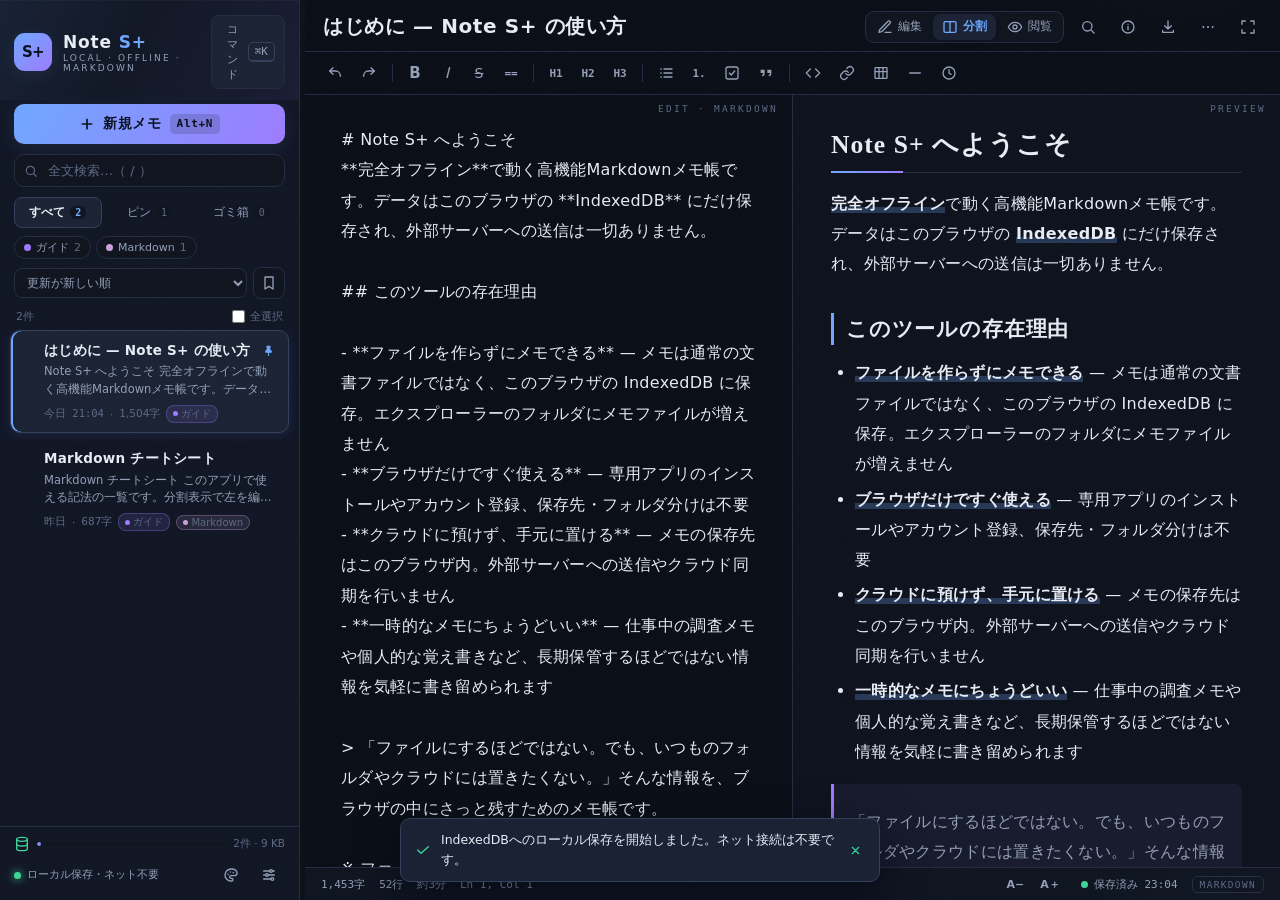
<file: Note-S-Plus.html>
<!DOCTYPE html>
<html lang="ja">
<head>
<meta charset="UTF-8">
<meta name="viewport" content="width=device-width, initial-scale=1.0">
<meta name="theme-color" content="#0B0F17">
<meta name="description" content="Note S+ — IndexedDB保存・完全オフラインの高機能Markdownメモ帳">
<title>Note S+ — オフラインメモ帳</title>
<link rel="icon" href="data:image/svg+xml,%3Csvg xmlns='http://www.w3.org/2000/svg' viewBox='0 0 64 64'%3E%3Cdefs%3E%3ClinearGradient id='g' x1='0' y1='0' x2='1' y2='1'%3E%3Cstop offset='0' stop-color='%236FA8FF'/%3E%3Cstop offset='1' stop-color='%239D7CFF'/%3E%3C/linearGradient%3E%3C/defs%3E%3Crect width='64' height='64' rx='14' fill='%230B0F17'/%3E%3Crect x='3' y='3' width='58' height='58' rx='12' fill='none' stroke='url(%23g)' stroke-width='2'/%3E%3Ctext x='32' y='42' font-size='26' font-weight='700' text-anchor='middle' fill='url(%23g)' font-family='sans-serif'%3ES%2B%3C/text%3E%3C/svg%3E">
<style>

:root{
  --sb-w:300px; --ed-size:16px; --ed-lh:1.9; --ed-w:780px;
  --font-ui:"Hiragino Kaku Gothic ProN","Hiragino Sans","Yu Gothic UI","Meiryo",system-ui,sans-serif;
  --font-serif:"Hiragino Mincho ProN","Yu Mincho","Noto Serif JP",Georgia,serif;
  --font-mono:"SF Mono","Cascadia Code",Consolas,"BIZ UDMono",Menlo,monospace;
  --ed-font:var(--font-ui);
  --r:10px; --r-sm:7px;
}
body[data-theme="yoi"]{
  --bg:#0B0F17; --bg2:#0F141F; --surface:#121826; --surface2:#1A2233;
  --border:#232D42; --border2:#33405C;
  --text:#E7ECF5; --muted:#93A0B8; --faint:#5C6A85;
  --accent:#6FA8FF; --accent-hot:#8FBCFF; --accent-ink:#081020;
  --accent2:#9D7CFF; --success:#3ED598; --warning:#F5B84A; --danger:#FF6B81; --info:#4CC9F0;
  --glowA:rgba(111,168,255,.11); --glowB:rgba(157,124,255,.09); --glowC:rgba(76,201,240,.05);
  --grain:.045; --shadow:0 16px 44px rgba(2,6,16,.6); --sel:rgba(111,168,255,.26);
  --sheen:rgba(255,255,255,.035);
}
body[data-theme="platinum"]{
  --bg:#F2F4F8; --bg2:#E9EDF4; --surface:#FAFBFD; --surface2:#EEF1F7;
  --border:#D8DEE9; --border2:#B9C2D4;
  --text:#1B2434; --muted:#5D6B84; --faint:#93A0B5;
  --accent:#2E63E7; --accent-hot:#3D74F5; --accent-ink:#FFFFFF;
  --accent2:#7C4DEF; --success:#0E9F6E; --warning:#B45309; --danger:#D6455D; --info:#0E7FA8;
  --glowA:rgba(46,99,231,.10); --glowB:rgba(124,77,239,.07); --glowC:rgba(14,127,168,.05);
  --grain:.05; --shadow:0 14px 34px rgba(30,45,80,.16); --sel:rgba(46,99,231,.16);
  --sheen:rgba(255,255,255,.6);
}
body[data-theme="graphite"]{
  --bg:#101214; --bg2:#16181B; --surface:#1A1D21; --surface2:#23272D;
  --border:#2E343C; --border2:#414954;
  --text:#E9EAEC; --muted:#9AA2AD; --faint:#646D7A;
  --accent:#D6B36A; --accent-hot:#E4C584; --accent-ink:#191307;
  --accent2:#8FB8C9; --success:#7CC98F; --warning:#E0A83E; --danger:#E56A78; --info:#6FB6D9;
  --glowA:rgba(214,179,106,.08); --glowB:rgba(143,184,201,.07); --glowC:rgba(214,179,106,.04);
  --grain:.05; --shadow:0 16px 44px rgba(0,0,0,.55); --sel:rgba(214,179,106,.24);
  --sheen:rgba(255,255,255,.03);
}
body[data-theme="rime"]{
  --bg:#081418; --bg2:#0C1B20; --surface:#0F2027; --surface2:#162C34;
  --border:#1F3A44; --border2:#2E525E;
  --text:#E2F0F2; --muted:#8FB0B8; --faint:#587880;
  --accent:#53C8D8; --accent-hot:#6FDCEA; --accent-ink:#04181C;
  --accent2:#7FE0C3; --success:#5FD68F; --warning:#E8B45A; --danger:#F0708A; --info:#5AA8E8;
  --glowA:rgba(83,200,216,.10); --glowB:rgba(127,224,195,.07); --glowC:rgba(90,168,232,.05);
  --grain:.045; --shadow:0 16px 44px rgba(0,8,10,.6); --sel:rgba(83,200,216,.24);
  --sheen:rgba(255,255,255,.03);
}
*{box-sizing:border-box;margin:0;padding:0}
[hidden]{display:none!important}
html,body{height:100%}
body{font-family:var(--font-ui);background:var(--bg);color:var(--text);overflow:hidden;font-size:14px;-webkit-font-smoothing:antialiased}
body::before{content:"";position:fixed;inset:-20%;z-index:0;pointer-events:none;
  background:radial-gradient(42% 38% at 10% 6%,var(--glowA),transparent 70%),
             radial-gradient(40% 42% at 90% 92%,var(--glowB),transparent 70%),
             radial-gradient(28% 30% at 80% 10%,var(--glowC),transparent 70%);
  animation:drift 52s ease-in-out infinite alternate}
body::after{content:"";position:fixed;inset:0;z-index:3;pointer-events:none;opacity:var(--grain);
  background-image:url("data:image/svg+xml,%3Csvg xmlns='http://www.w3.org/2000/svg' width='160' height='160'%3E%3Cfilter id='n'%3E%3CfeTurbulence type='fractalNoise' baseFrequency='0.9' numOctaves='2'/%3E%3CfeColorMatrix type='saturate' values='0'/%3E%3C/filter%3E%3Crect width='160' height='160' filter='url(%23n)' opacity='0.55'/%3E%3C/svg%3E")}
@keyframes drift{from{transform:translate(-2%,-1%) scale(1)}to{transform:translate(2%,2%) scale(1.05)}}
::selection{background:var(--sel)}
button{font-family:inherit;color:inherit;background:none;border:none;cursor:pointer;font-size:inherit}
input,textarea,select{font-family:inherit;color:inherit;font-size:inherit}
input::placeholder,textarea::placeholder{color:var(--faint)}
:focus{outline:none}
:focus-visible{outline:2px solid var(--accent2);outline-offset:2px;border-radius:4px}
svg{display:block;flex:none}
kbd{font-family:var(--font-mono);font-size:11px;padding:2px 6px;border-radius:5px;background:var(--surface2);border:1px solid var(--border2);border-bottom-width:2px;color:var(--muted);white-space:nowrap}
mark{background:var(--sel);color:var(--text);border-radius:3px;padding:0 1px}
*{scrollbar-width:thin;scrollbar-color:var(--border2) transparent}
*::-webkit-scrollbar{width:10px;height:10px}
*::-webkit-scrollbar-track{background:transparent}
*::-webkit-scrollbar-thumb{background:var(--border);border-radius:8px;border:2px solid var(--bg)}
*::-webkit-scrollbar-thumb:hover{background:var(--accent)}
*::-webkit-scrollbar-corner{background:transparent}
#boot{position:fixed;inset:0;z-index:200;display:flex;align-items:center;justify-content:center;background:var(--bg);transition:opacity .45s}
.boot-mark{width:74px;height:74px;border-radius:18px;background:linear-gradient(135deg,var(--accent),var(--accent2));color:var(--accent-ink);font-size:28px;font-weight:800;letter-spacing:-.04em;display:flex;align-items:center;justify-content:center;box-shadow:var(--shadow);animation:bootPulse 1.2s ease-in-out infinite}
@keyframes bootPulse{0%,100%{transform:scale(1)}50%{transform:scale(1.06)}}
body:not(.booting) #boot{opacity:0;pointer-events:none}
#storageWarn{position:relative;z-index:6;display:flex;gap:8px;align-items:center;padding:7px 14px;background:color-mix(in srgb,var(--warning) 16%,var(--bg));border-bottom:1px solid var(--warning);font-size:12.5px}
#storageWarn svg{color:var(--warning)}
#app{position:relative;z-index:1;display:flex;height:100dvh;opacity:0;transition:opacity .5s}
body:not(.booting) #app{opacity:1}
body.has-warn #app{height:calc(100dvh - 34px)}
#sidebar{width:var(--sb-w);flex:none;display:flex;flex-direction:column;min-height:0;background:color-mix(in srgb,var(--surface) 95%,transparent);border-right:1px solid var(--border);box-shadow:inset 0 1px 0 var(--sheen)}
#brand{display:flex;align-items:center;gap:11px;padding:15px 14px 11px;position:relative;overflow:hidden}
#brand::before{content:"";position:absolute;inset:-40% -20%;background:linear-gradient(115deg,var(--glowA),transparent 45%,var(--glowB));animation:drift 24s ease-in-out infinite alternate;pointer-events:none}
.mark{width:38px;height:38px;flex:none;border-radius:11px;background:linear-gradient(135deg,var(--accent),var(--accent2));color:var(--accent-ink);font-size:15px;font-weight:800;letter-spacing:-.05em;display:flex;align-items:center;justify-content:center;box-shadow:0 4px 16px var(--glowA);transition:transform .3s;position:relative}
#brand:hover .mark{transform:scale(1.06) rotate(-3deg)}
.brand-name{font-size:17px;font-weight:700;letter-spacing:.05em;position:relative}
.brand-name b{color:var(--accent)}
.brand-sub{font-size:9px;letter-spacing:.24em;color:var(--muted);position:relative;margin-top:1px}
#btnPalette{margin-left:auto;position:relative;display:flex;align-items:center;gap:5px;padding:6px 9px;border-radius:8px;border:1px solid var(--border);background:var(--surface2);color:var(--muted);font-size:11px;transition:.2s}
#btnPalette:hover{border-color:var(--accent);color:var(--text);box-shadow:0 0 14px var(--glowA)}
#btnSidebarClose{display:none;position:relative;padding:6px;color:var(--muted)}
#btnNew{display:flex;align-items:center;justify-content:center;gap:8px;width:calc(100% - 28px);margin:4px 14px 10px;padding:10px;border-radius:var(--r);font-weight:700;font-size:13.5px;letter-spacing:.05em;background:linear-gradient(120deg,var(--accent),var(--accent2));color:var(--accent-ink);box-shadow:0 4px 18px var(--glowA);transition:.2s}
#btnNew svg{transition:transform .3s}
#btnNew:hover{transform:translateY(-1px);box-shadow:0 8px 24px var(--glowA)}
#btnNew:hover svg{transform:rotate(90deg)}
#btnNew:active{transform:translateY(0)}
#btnNew kbd{background:rgba(0,0,0,.14);border-color:transparent;color:inherit}
.search-wrap{position:relative;margin:0 14px 10px}
.search-wrap>svg{position:absolute;left:10px;top:50%;transform:translateY(-50%);color:var(--faint);pointer-events:none}
#search{width:100%;padding:8px 30px 8px 33px;border-radius:var(--r);border:1px solid var(--border);background:var(--bg2);font-size:13px;transition:.2s}
#search:focus{border-color:var(--accent2);box-shadow:0 0 0 3px color-mix(in srgb,var(--accent2) 18%,transparent)}
#btnClearSearch{position:absolute;right:5px;top:50%;transform:translateY(-50%);padding:4px;color:var(--faint);border-radius:5px}
#btnClearSearch:hover{color:var(--danger)}
#tabs{display:flex;gap:4px;margin:0 14px 8px}
.tab{flex:1;display:flex;align-items:center;justify-content:center;gap:5px;padding:6px 4px;border-radius:8px;font-size:12px;color:var(--muted);border:1px solid transparent;transition:.15s}
.tab:hover{background:var(--surface2);color:var(--text)}
.tab.on{background:var(--surface2);border-color:var(--border2);color:var(--text);font-weight:700}
.tab .cnt{font-family:var(--font-mono);font-size:10px;color:var(--faint);background:var(--bg2);padding:1px 5px;border-radius:6px}
.tab.on .cnt{color:var(--accent)}
#tagRow{display:flex;gap:5px;overflow-x:auto;padding:0 14px 8px;scrollbar-width:none}
#tagRow::-webkit-scrollbar{display:none}
.tag-chip{display:inline-flex;align-items:center;gap:5px;flex:none;padding:3px 9px;border-radius:20px;font-size:11px;border:1px solid var(--border);color:var(--muted);background:var(--bg2);transition:.15s;white-space:nowrap}
.tag-chip .dot{width:7px;height:7px;border-radius:50%;background:var(--tc,var(--accent))}
.tag-chip:hover{border-color:var(--tc,var(--accent));color:var(--text)}
.tag-chip.on{background:color-mix(in srgb,var(--tc,var(--accent)) 15%,var(--bg2));border-color:var(--tc,var(--accent));color:var(--text);font-weight:700}
.filter-row{display:flex;gap:6px;align-items:center;margin:0 14px 8px}
#sortSel{flex:1;padding:6px 8px;border-radius:8px;border:1px solid var(--border);background:var(--bg2);color:var(--muted);font-size:12px;cursor:pointer}
#btnSaveView{padding:7px;border-radius:8px;border:1px solid var(--border);background:var(--bg2);color:var(--muted);transition:.15s}
#btnSaveView:hover{color:var(--accent2);border-color:var(--accent2)}
#viewRow{display:flex;gap:5px;flex-wrap:wrap;padding:0 14px 8px}
.view-chip{display:inline-flex;align-items:center;gap:2px;padding:2px 4px 2px 6px;border-radius:7px;font-size:11px;background:color-mix(in srgb,var(--accent2) 11%,var(--bg2));border:1px solid color-mix(in srgb,var(--accent2) 38%,var(--border))}
.view-chip.on{background:color-mix(in srgb,var(--accent2) 24%,var(--bg2));font-weight:700}
.view-chip .v-apply{display:flex;align-items:center;gap:5px;padding:2px 4px;color:var(--text)}
.view-chip .v-del{padding:3px;color:var(--faint);border-radius:4px;display:flex}
.view-chip .v-del:hover{color:var(--danger)}
.list-head{display:flex;align-items:center;justify-content:space-between;padding:2px 16px 6px;font-size:11px;color:var(--faint)}
.select-all{display:flex;align-items:center;gap:5px;cursor:pointer;user-select:none}
.select-all input{accent-color:var(--accent);cursor:pointer}
#noteList{flex:1;min-height:80px;overflow-y:auto;padding:0 10px 12px;display:flex;flex-direction:column;gap:6px}
.note-card{position:relative;display:flex;gap:8px;padding:10px 10px 9px;border-radius:var(--r);cursor:pointer;border:1px solid transparent;transition:background .15s,border-color .15s}
body.ready .note-card.anim{animation:fadeUp .45s both;animation-delay:var(--d,0ms)}
@keyframes fadeUp{from{opacity:0;transform:translateY(8px)}to{opacity:1;transform:none}}
.note-card:hover{background:var(--surface2);border-color:var(--border)}
.note-card.on{background:var(--surface2);border-color:var(--border2);box-shadow:inset 2px 0 0 var(--accent),0 2px 12px var(--glowA)}
.note-card.dragging{opacity:.35}
.note-card.drop-before{box-shadow:0 -3px 0 var(--accent2)}
.note-card.drop-after{box-shadow:0 3px 0 var(--accent2)}
.card-grip{position:absolute;left:-2px;top:50%;transform:translateY(-50%);color:var(--faint);opacity:0;cursor:grab;padding:2px}
.note-card[draggable="true"]:hover .card-grip{opacity:.8}
.card-check{display:flex;align-items:flex-start;padding-top:2px;opacity:0;transition:.15s}
.note-card:hover .card-check,.note-card.checked .card-check,body.selecting .card-check{opacity:1}
.card-check input{accent-color:var(--accent);cursor:pointer;width:15px;height:15px}
.card-main{flex:1;min-width:0}
.card-top{display:flex;align-items:center;gap:6px}
.card-top h3{flex:1;min-width:0;font-size:13.5px;font-weight:600;white-space:nowrap;overflow:hidden;text-overflow:ellipsis;letter-spacing:.02em}
.card-pin{padding:3px;color:var(--faint);border-radius:5px;opacity:0;transition:.15s;display:flex}
.note-card:hover .card-pin{opacity:.8}
.card-pin.pinned{opacity:1;color:var(--accent)}
.card-pin.pinned svg{fill:var(--accent);animation:pinPop .3s}
@keyframes pinPop{50%{transform:scale(1.3) rotate(-12deg)}}
.card-pin:hover{color:var(--accent);background:var(--bg2)}
.card-snippet{font-size:11.5px;color:var(--muted);margin-top:3px;line-height:1.55;display:-webkit-box;-webkit-line-clamp:2;line-clamp:2;-webkit-box-orient:vertical;overflow:hidden;word-break:break-all}
.card-meta{display:flex;align-items:center;gap:6px;margin-top:6px;font-size:10.5px;color:var(--faint);flex-wrap:wrap}
.card-meta time{font-family:var(--font-mono)}
.mini-tag{display:inline-flex;align-items:center;gap:3px;padding:1px 6px;border-radius:8px;font-size:10px;background:color-mix(in srgb,var(--tc) 12%,transparent);border:1px solid color-mix(in srgb,var(--tc) 30%,transparent)}
.mini-tag i{width:5px;height:5px;border-radius:50%;background:var(--tc)}
.card-trash-acts{display:flex;gap:5px;margin-top:7px}
.card-trash-acts button{font-size:11px;padding:3px 8px;border-radius:6px;border:1px solid var(--border2);color:var(--muted);display:flex;align-items:center;gap:4px}
.card-trash-acts button:hover{color:var(--text);border-color:var(--accent2)}
.card-trash-acts button.danger:hover{color:var(--danger);border-color:var(--danger)}
.list-empty{padding:26px 10px;text-align:center;color:var(--faint);font-size:12px;line-height:1.9}
#bulkBar{display:flex;align-items:center;gap:6px;flex-wrap:wrap;margin:0 10px 8px;padding:8px 10px;border-radius:var(--r);background:color-mix(in srgb,var(--accent2) 11%,var(--surface2));border:1px solid color-mix(in srgb,var(--accent2) 34%,var(--border));animation:fadeUp .2s}
#bulkCount{font-size:12px;font-weight:700;color:var(--accent2);margin-right:auto}
#bulkBar button{font-size:11.5px;padding:4px 8px;border-radius:6px;border:1px solid var(--border2);background:var(--bg2);display:flex;gap:4px;align-items:center}
#bulkBar button:hover{border-color:var(--accent2)}
#bulkBar button.danger{color:var(--danger)}
#bulkBar button.danger:hover{border-color:var(--danger)}
#sideFooter{border-top:1px solid var(--border);padding:9px 14px;display:flex;flex-direction:column;gap:7px}
#backupChip{display:flex;align-items:center;gap:7px;padding:6px 10px;border-radius:8px;font-size:11px;color:var(--warning);background:color-mix(in srgb,var(--warning) 10%,var(--bg2));border:1px solid color-mix(in srgb,var(--warning) 40%,var(--border));transition:.15s;text-align:left}
#backupChip:hover{border-color:var(--warning);box-shadow:0 0 12px color-mix(in srgb,var(--warning) 20%,transparent)}
.storage-row{display:flex;align-items:center;gap:7px;font-size:10.5px;color:var(--faint)}
.storage-row svg{color:var(--success)}
#storageTrack{flex:1;height:4px;border-radius:3px;background:var(--bg2);overflow:hidden}
#storageBar{height:100%;width:2%;min-width:2%;border-radius:3px;background:linear-gradient(90deg,var(--accent),var(--accent2));transition:width .6s}
.footer-row{display:flex;align-items:center;gap:6px}
#offlineBadge{display:flex;align-items:center;gap:6px;font-size:10.5px;color:var(--muted);margin-right:auto}
#offlineBadge .dot{width:7px;height:7px;border-radius:50%;background:var(--success);box-shadow:0 0 8px var(--success);animation:breath 3s ease-in-out infinite}
#offlineBadge.bad .dot{background:var(--danger);box-shadow:0 0 8px var(--danger)}
@keyframes breath{50%{opacity:.5}}
.icon-btn{padding:7px;border-radius:8px;color:var(--muted);display:flex;align-items:center;justify-content:center;transition:.15s;border:1px solid transparent}
.icon-btn:hover{background:var(--surface2);color:var(--text);border-color:var(--border)}
.icon-btn.on{color:var(--accent);background:color-mix(in srgb,var(--accent) 11%,var(--surface2));border-color:color-mix(in srgb,var(--accent) 38%,var(--border))}
.icon-btn:disabled{opacity:.35;pointer-events:none}
#resizer{width:5px;flex:none;cursor:col-resize;transition:background .2s;z-index:2}
#resizer:hover,#resizer.active{background:color-mix(in srgb,var(--accent) 45%,transparent)}
#main{flex:1;min-width:0;display:flex;flex-direction:column;background:color-mix(in srgb,var(--bg) 84%,transparent)}
#topbar{display:flex;align-items:center;gap:8px;padding:10px 16px 8px;border-bottom:1px solid var(--border)}
#btnMenu{display:none}
#titleInput{flex:1;min-width:60px;background:none;border:none;font-size:20px;font-weight:600;letter-spacing:.03em;padding:4px 2px;caret-color:var(--accent);border-bottom:1px solid transparent}
#titleInput:focus{border-bottom-color:var(--border2)}
#titleInput:disabled{opacity:.6}
#modeSeg{display:flex;background:var(--bg2);border:1px solid var(--border);border-radius:9px;padding:2px;gap:2px}
#modeSeg button{display:flex;align-items:center;gap:5px;padding:5px 9px;border-radius:7px;font-size:11.5px;color:var(--muted);transition:.15s}
#modeSeg button:hover{color:var(--text)}
#modeSeg button.on{background:var(--surface2);color:var(--accent);font-weight:700;box-shadow:0 1px 6px rgba(0,0,0,.2)}
#modeSeg button:disabled{opacity:.35;pointer-events:none}
#formatBar{display:flex;align-items:center;gap:2px;padding:6px 14px;border-bottom:1px solid var(--border);overflow-x:auto;scrollbar-width:none}
#formatBar::-webkit-scrollbar{display:none}
.fmt-btn{flex:none;min-width:30px;height:30px;padding:0 7px;border-radius:7px;display:flex;align-items:center;justify-content:center;color:var(--muted);font-size:13px;transition:.12s;border:1px solid transparent}
.fmt-btn:hover{background:var(--surface2);color:var(--text);border-color:var(--border)}
.fmt-btn:active{transform:scale(.92)}
.fmt-btn b{font-size:15px}
.fmt-btn .i{font-style:italic;font-size:15px}
.fmt-btn .s{text-decoration:line-through;font-size:14px}
.fmt-btn .h{font-family:var(--font-mono);font-size:11px;font-weight:700}
.fmt-sep{width:1px;height:18px;background:var(--border);margin:0 5px;flex:none}
#findBar{display:flex;align-items:center;gap:6px;flex-wrap:wrap;padding:8px 14px;border-bottom:1px solid var(--border);background:var(--surface);animation:fadeUp .18s}
#findBar input{padding:6px 10px;border-radius:7px;border:1px solid var(--border);background:var(--bg2);font-size:12.5px;width:170px}
#findBar input:focus{border-color:var(--accent2)}
#findCount{font-family:var(--font-mono);font-size:11px;color:var(--muted);min-width:44px;text-align:center}
.find-btn{padding:5px 8px;border-radius:6px;border:1px solid var(--border);background:var(--bg2);color:var(--muted);font-size:11.5px;display:flex;align-items:center;gap:4px}
.find-btn:hover{color:var(--text);border-color:var(--accent2)}
.find-btn[aria-pressed="true"]{color:var(--accent);border-color:var(--accent);background:color-mix(in srgb,var(--accent) 11%,var(--bg2));font-weight:700}
#findBar .spacer{flex:1}
#workspace{flex:1;min-height:0;display:flex;position:relative}
.pane{flex:1;min-width:0;position:relative;display:flex;flex-direction:column}
.pane-tag{position:absolute;top:8px;right:14px;z-index:2;font-size:9.5px;letter-spacing:.24em;color:var(--faint);pointer-events:none;font-family:var(--font-mono)}
#editPane .pane-inner{flex:1;min-height:0;width:100%;max-width:var(--ed-w);margin:0 auto;display:flex}
#editor{flex:1;min-height:0;width:100%;resize:none;border:none;background:transparent;color:var(--text);font-family:var(--ed-font);font-size:var(--ed-size);line-height:var(--ed-lh);letter-spacing:.02em;padding:30px 36px 140px;caret-color:var(--accent);overflow-y:auto;tab-size:2}
#previewPane{border-left:1px solid var(--border);overflow-y:auto;background:color-mix(in srgb,var(--surface) 45%,transparent)}
#previewPane .pane-inner{width:100%;max-width:var(--ed-w);margin:0 auto;min-height:100%}
#workspace.mode-edit #previewPane{display:none}
#workspace.mode-preview #editPane{display:none}
#workspace.mode-preview #previewPane{border-left:none}
#workspace.mode-trash #editPane{display:none}
#workspace.mode-trash #previewPane{border-left:none}
#workspace.no-note .pane{display:none}
#workspace.switching .pane-inner{animation:paneIn .26s both}
@keyframes paneIn{from{opacity:0;transform:translateY(6px)}to{opacity:1;transform:none}}
#trashBanner{position:absolute;top:0;left:0;right:0;z-index:4;display:flex;align-items:center;gap:10px;flex-wrap:wrap;padding:10px 18px;background:color-mix(in srgb,var(--danger) 13%,var(--surface));border-bottom:1px solid var(--danger);font-size:12.5px;animation:fadeUp .2s}
#trashBanner svg{color:var(--danger)}
#trashBanner .grow{flex:1}
#trashBanner button{padding:5px 12px;border-radius:7px;font-size:12px;font-weight:700;border:1px solid var(--border2)}
#btnRestoreNote{background:var(--success);color:var(--bg);border-color:var(--success)}
#btnPurgeNote{color:var(--danger)}
#btnPurgeNote:hover{border-color:var(--danger)}
#workspace.mode-trash #previewPane .pane-inner{padding-top:56px}
#emptyState{position:absolute;inset:0;display:flex;flex-direction:column;align-items:center;justify-content:center;gap:14px;text-align:center;padding:20px}
.empty-mark{width:150px;height:150px}
.empty-mark .ring{stroke-dasharray:480;stroke-dashoffset:480;animation:draw 1.5s .2s ease forwards}
.empty-mark .plus{opacity:0;animation:fadeIn .6s 1.2s forwards}
@keyframes draw{to{stroke-dashoffset:0}}
@keyframes fadeIn{from{opacity:0}to{opacity:1}}
#emptyTitle{font-size:19px;font-weight:600;letter-spacing:.14em}
#emptyMsg{color:var(--muted);font-size:13px;line-height:2;max-width:360px}
.btn-primary{display:inline-flex;align-items:center;gap:8px;padding:10px 20px;border-radius:var(--r);font-weight:700;font-size:13.5px;background:linear-gradient(120deg,var(--accent),var(--accent2));color:var(--accent-ink);box-shadow:0 4px 18px var(--glowA);transition:.2s}
.btn-primary:hover{transform:translateY(-1px);box-shadow:0 8px 26px var(--glowA)}
.btn-ghost{display:inline-flex;align-items:center;gap:6px;padding:8px 14px;border-radius:var(--r);font-size:12.5px;border:1px solid var(--border2);color:var(--muted);transition:.15s}
.btn-ghost:hover{color:var(--text);border-color:var(--accent2)}
#statusBar{display:flex;align-items:center;gap:14px;padding:6px 16px;border-top:1px solid var(--border);font-size:11px;color:var(--muted);font-family:var(--font-mono);background:color-mix(in srgb,var(--surface) 70%,transparent);flex-wrap:wrap;min-height:33px}
#statusBar .grow{flex:1}
.st-item{white-space:nowrap}
#stSel{color:var(--accent2)}
.font-step{display:flex;align-items:center;gap:2px}
.font-step button{padding:2px 7px;border-radius:5px;color:var(--muted);font-family:var(--font-ui);font-weight:700}
.font-step button:hover{background:var(--surface2);color:var(--accent)}
#saveState{display:flex;align-items:center;gap:6px}
#saveDot{width:7px;height:7px;border-radius:50%;background:var(--success)}
#saveDot.saving{background:var(--warning);animation:breath 1s infinite}
#saveDot.typing{background:var(--info)}
#saveDot.error{background:var(--danger);animation:breath .6s infinite}
#mdBadge{font-size:9.5px;letter-spacing:.14em;color:var(--faint);border:1px solid var(--border);padding:2px 7px;border-radius:5px}
.md-body{padding:30px 38px 140px;font-family:var(--ed-font);font-size:var(--ed-size);line-height:var(--ed-lh);letter-spacing:.02em;word-break:break-word}
.md-body>*:first-child{margin-top:0}
.md-body h1,.md-body h2,.md-body h3,.md-body h4,.md-body h5,.md-body h6{font-family:var(--font-serif);line-height:1.55;margin:1.6em 0 .6em;font-weight:700;letter-spacing:.04em}
.md-body h1{font-size:1.6em;padding-bottom:.3em;border-bottom:1px solid var(--border);position:relative}
.md-body h1::after{content:"";position:absolute;left:0;bottom:-1px;width:72px;height:2px;background:linear-gradient(90deg,var(--accent),var(--accent2))}
.md-body h2{font-size:1.3em;padding-left:12px;border-left:3px solid var(--accent)}
.md-body h3{font-size:1.12em}
.md-body h4{font-size:1em;color:var(--muted)}
.md-body p{margin:.85em 0}
.md-body a{color:var(--accent2);text-decoration:none;border-bottom:1px solid color-mix(in srgb,var(--accent2) 40%,transparent)}
.md-body a:hover{border-bottom-color:var(--accent2)}
.md-body a::after{content:"↗";font-size:.75em;margin-left:2px;opacity:.7}
.md-body strong{font-weight:700;background:linear-gradient(transparent 70%,var(--sel) 70%)}
.md-body del{color:var(--faint)}
.md-body .md-hl{background:color-mix(in srgb,var(--warning) 28%,transparent);padding:0 3px;border-radius:3px}
.md-body code{font-family:var(--font-mono);font-size:.86em;background:var(--surface2);border:1px solid var(--border);padding:.1em .4em;border-radius:5px;color:var(--accent-hot)}
.md-codeblock{margin:1em 0;border:1px solid var(--border);border-radius:var(--r);overflow:hidden;background:var(--bg2)}
.cb-head{display:flex;align-items:center;justify-content:space-between;padding:5px 12px;background:var(--surface2);border-bottom:1px solid var(--border);font-family:var(--font-mono);font-size:10.5px;letter-spacing:.12em;color:var(--faint)}
.cb-copy{display:flex;align-items:center;gap:4px;color:var(--muted);font-size:10.5px;padding:2px 7px;border-radius:5px;font-family:var(--font-ui)}
.cb-copy:hover{color:var(--accent);background:var(--bg2)}
.md-codeblock pre{padding:13px 15px;overflow-x:auto}
.md-codeblock code{background:none;border:none;padding:0;color:var(--text);font-size:.85em;line-height:1.7}
.md-body blockquote{margin:1em 0;padding:.6em 1em;border-left:3px solid var(--accent2);background:color-mix(in srgb,var(--accent2) 7%,transparent);border-radius:0 var(--r-sm) var(--r-sm) 0;color:var(--muted)}
.md-body ul,.md-body ol{margin:.8em 0;padding-left:1.5em}
.md-body li{margin:.3em 0}
.md-body li.d1{margin-left:1.3em}.md-body li.d2{margin-left:2.6em}.md-body li.d3{margin-left:3.9em}.md-body li.d4{margin-left:5.2em}
.md-body li.task{list-style:none;margin-left:-1.3em}
.md-body li.task.d1{margin-left:0}.md-body li.task.d2{margin-left:1.3em}.md-body li.task.d3{margin-left:2.6em}
.md-task{display:flex;gap:.55em;align-items:baseline;cursor:pointer}
.md-task input{accent-color:var(--accent);width:15px;height:15px;flex:none;cursor:pointer;transform:translateY(2px)}
.md-task input:checked+span{color:var(--faint);text-decoration:line-through}
.md-body hr{border:none;height:1px;margin:2em auto;background:linear-gradient(90deg,transparent,var(--border2),var(--accent),var(--border2),transparent)}
.md-table-wrap{overflow-x:auto;margin:1em 0;border:1px solid var(--border);border-radius:var(--r)}
.md-body table{border-collapse:collapse;width:100%;font-size:.9em;font-family:var(--font-ui)}
.md-body th{background:var(--surface2);font-weight:700;text-align:left;font-size:.92em;letter-spacing:.04em}
.md-body th,.md-body td{padding:7px 13px;border-bottom:1px solid var(--border)}
.md-body tr:last-child td{border-bottom:none}
.md-body td+td,.md-body th+th{border-left:1px solid var(--border)}
.md-body tbody tr:hover{background:color-mix(in srgb,var(--accent2) 5%,transparent)}
.md-imgchip{display:inline-flex;align-items:center;gap:6px;padding:3px 10px;border:1px dashed var(--border2);border-radius:7px;color:var(--muted);font-size:.85em;font-family:var(--font-ui)}
#scrim{position:fixed;inset:0;z-index:40;background:rgba(2,6,14,.5);backdrop-filter:blur(2px);animation:fadeIn .2s}
#drawer{position:fixed;top:0;right:0;bottom:0;z-index:45;width:min(350px,94vw);display:flex;flex-direction:column;background:var(--surface);border-left:1px solid var(--border2);box-shadow:var(--shadow);animation:drawerIn .25s ease}
@keyframes drawerIn{from{transform:translateX(40px);opacity:0}}
.drawer-head{display:flex;align-items:center;gap:8px;padding:14px 16px;border-bottom:1px solid var(--border)}
.drawer-head h2{font-size:14px;font-weight:600;letter-spacing:.1em;flex:1}
#drawerBody{flex:1;overflow-y:auto;padding:14px 16px 30px;display:flex;flex-direction:column;gap:18px}
.dw-section h3{font-size:10.5px;letter-spacing:.2em;color:var(--faint);margin-bottom:8px;display:flex;align-items:center;gap:6px}
.dw-section h3 svg{color:var(--accent)}
.meta-grid{display:grid;grid-template-columns:1fr 1fr;gap:7px}
.meta-cell{background:var(--bg2);border:1px solid var(--border);border-radius:var(--r-sm);padding:8px 10px}
.meta-cell .k{font-size:9.5px;color:var(--faint);letter-spacing:.1em}
.meta-cell .v{font-size:12px;margin-top:3px;font-family:var(--font-mono)}
.dw-tags{display:flex;flex-wrap:wrap;gap:5px}
.dw-tag{display:inline-flex;align-items:center;gap:5px;padding:3px 5px 3px 9px;border-radius:14px;font-size:11.5px;background:color-mix(in srgb,var(--tc) 12%,var(--bg2));border:1px solid color-mix(in srgb,var(--tc) 34%,transparent)}
.dw-tag i{width:7px;height:7px;border-radius:50%;background:var(--tc)}
.dw-tag button{padding:2px;display:flex;color:var(--faint);border-radius:4px}
.dw-tag button:hover{color:var(--danger)}
#dwTagInput{width:100%;margin-top:7px;padding:7px 10px;border-radius:7px;border:1px dashed var(--border2);background:transparent;font-size:12px}
#dwTagInput:focus{border-color:var(--accent);border-style:solid}
.dw-outline{display:flex;flex-direction:column;gap:2px}
.dw-outline button{text-align:left;padding:4px 8px;border-radius:6px;font-size:12px;color:var(--muted);white-space:nowrap;overflow:hidden;text-overflow:ellipsis}
.dw-outline button:hover{background:var(--surface2);color:var(--accent2)}
.dw-outline .lv2{padding-left:20px}.dw-outline .lv3{padding-left:34px}.dw-outline .lv4{padding-left:48px}
.dw-empty{font-size:11.5px;color:var(--faint);padding:4px 2px;line-height:1.8}
.ver-item{display:flex;align-items:center;gap:8px;padding:7px 9px;border:1px solid var(--border);border-radius:var(--r-sm);background:var(--bg2);margin-bottom:6px}
.ver-info{flex:1;min-width:0}
.ver-time{font-size:11.5px;font-family:var(--font-mono)}
.ver-sub{font-size:10.5px;color:var(--faint);white-space:nowrap;overflow:hidden;text-overflow:ellipsis;margin-top:2px}
.ver-item button{padding:4px 8px;font-size:11px;border-radius:6px;border:1px solid var(--border2);color:var(--muted);flex:none}
.ver-item button:hover{color:var(--accent2);border-color:var(--accent2)}
.ver-item button.del:hover{color:var(--danger);border-color:var(--danger)}
.dw-btn-row{display:flex;gap:6px;flex-wrap:wrap}
.dw-btn{display:inline-flex;align-items:center;gap:6px;padding:7px 11px;border-radius:8px;font-size:12px;border:1px solid var(--border2);background:var(--bg2);transition:.15s}
.dw-btn:hover{border-color:var(--accent2);transform:translateY(-1px)}
.dw-btn.danger{color:var(--danger)}
.dw-btn.danger:hover{border-color:var(--danger)}
.dw-btn.wide{width:100%;justify-content:center}
.menu{position:fixed;z-index:70;min-width:230px;max-height:65vh;overflow-y:auto;padding:5px;border-radius:var(--r);background:var(--surface2);border:1px solid var(--border2);box-shadow:var(--shadow);animation:menuIn .14s ease}
@keyframes menuIn{from{opacity:0;transform:translateY(-5px) scale(.98)}}
.menu button{display:flex;align-items:center;gap:9px;width:100%;padding:8px 10px;border-radius:7px;font-size:12.5px;text-align:left}
.menu button svg{color:var(--muted)}
.menu button:hover{background:color-mix(in srgb,var(--accent2) 13%,var(--surface2))}
.menu button:hover svg{color:var(--accent2)}
.menu button.danger{color:var(--danger)}
.menu button.danger svg{color:var(--danger)}
.menu button.danger:hover{background:color-mix(in srgb,var(--danger) 11%,var(--surface2))}
.menu button:disabled{opacity:.4;pointer-events:none}
.menu .hint{margin-left:auto;font-size:10px;color:var(--faint);font-family:var(--font-mono)}
.menu-sep{height:1px;background:var(--border);margin:5px 8px}
#modalRoot{position:fixed;inset:0;z-index:80;display:none;align-items:center;justify-content:center;padding:18px;background:rgba(2,6,14,.55);backdrop-filter:blur(3px)}
#modalRoot.open{display:flex;animation:fadeIn .18s}
.modal{width:min(560px,94vw);max-height:86vh;display:flex;flex-direction:column;border-radius:14px;overflow:hidden;background:var(--surface);border:1px solid var(--border2);box-shadow:var(--shadow);animation:modalIn .22s ease}
.modal.wide{width:min(680px,94vw)}
@keyframes modalIn{from{opacity:0;transform:translateY(16px) scale(.98)}}
.modal-head{display:flex;align-items:center;gap:9px;padding:15px 18px;border-bottom:1px solid var(--border)}
.modal-head svg{color:var(--accent)}
.modal-head h2{font-size:15px;font-weight:600;letter-spacing:.08em;flex:1}
.modal-body{flex:1;overflow-y:auto;padding:16px 18px}
.modal-foot{display:flex;justify-content:flex-end;gap:8px;padding:13px 18px;border-top:1px solid var(--border)}
.modal-msg{font-size:13.5px;line-height:2;color:var(--muted)}
.modal-msg strong{color:var(--text)}
.btn-danger{padding:9px 18px;border-radius:9px;font-weight:700;font-size:13px;background:var(--danger);color:#fff;transition:.15s}
.btn-danger:hover{filter:brightness(1.1);transform:translateY(-1px)}
.btn-cancel{padding:9px 16px;border-radius:9px;font-size:13px;border:1px solid var(--border2);color:var(--muted)}
.btn-cancel:hover{color:var(--text)}
.prompt-input{width:100%;margin-top:12px;padding:9px 12px;border-radius:8px;border:1px solid var(--border2);background:var(--bg2);font-size:13.5px}
.prompt-input:focus{border-color:var(--accent)}
.set-section{margin-bottom:22px}
.set-section>h3{font-size:10.5px;letter-spacing:.22em;color:var(--faint);margin-bottom:10px;display:flex;align-items:center;gap:7px}
.set-section>h3 svg{color:var(--accent)}
.theme-grid{display:grid;grid-template-columns:repeat(auto-fit,minmax(120px,1fr));gap:8px}
.theme-card{border:2px solid var(--border);border-radius:var(--r);padding:9px;text-align:left;transition:.15s;background:var(--bg2)}
.theme-card:hover{transform:translateY(-2px)}
.theme-card.on{border-color:var(--accent);box-shadow:0 0 16px var(--glowA)}
.theme-swatches{display:flex;gap:4px;margin-bottom:7px}
.theme-swatches i{width:100%;height:20px;border-radius:5px}
.theme-card .tn{font-size:12px;font-weight:700}
.theme-card .te{font-size:9px;letter-spacing:.18em;color:var(--faint)}
.set-row{display:flex;align-items:center;gap:12px;padding:8px 0;border-bottom:1px dashed var(--border)}
.set-row:last-child{border-bottom:none}
.set-row label{flex:1;font-size:13px}
.set-row .sub{display:block;font-size:10.5px;color:var(--faint);margin-top:2px}
.set-row select{padding:6px 9px;border-radius:7px;border:1px solid var(--border2);background:var(--bg2);font-size:12.5px;cursor:pointer}
.set-row input[type="range"]{width:150px;accent-color:var(--accent);cursor:pointer}
.set-val{font-family:var(--font-mono);font-size:11.5px;color:var(--accent2);min-width:44px;text-align:right}
.switch{position:relative;width:38px;height:21px;flex:none;cursor:pointer}
.switch input{opacity:0;width:0;height:0}
.switch i{position:absolute;inset:0;border-radius:20px;background:var(--bg2);border:1px solid var(--border2);transition:.2s}
.switch i::after{content:"";position:absolute;left:2px;top:2px;width:15px;height:15px;border-radius:50%;background:var(--faint);transition:.2s}
.switch input:checked+i{background:color-mix(in srgb,var(--accent) 28%,var(--bg2));border-color:var(--accent)}
.switch input:checked+i::after{left:19px;background:var(--accent)}
.data-btns{display:flex;flex-direction:column;gap:7px}
.data-btn{display:flex;align-items:center;gap:10px;padding:10px 12px;border:1px solid var(--border);border-radius:var(--r-sm);background:var(--bg2);text-align:left;transition:.15s}
.data-btn:hover{border-color:var(--accent2);transform:translateX(3px)}
.data-btn svg{color:var(--accent2)}
.data-btn .t{font-size:12.5px;font-weight:700;display:block}
.data-btn .d{font-size:10.5px;color:var(--faint);margin-top:2px;display:block}
.data-btn.danger svg{color:var(--danger)}
.data-btn.danger:hover{border-color:var(--danger)}
.about-box{font-size:12px;color:var(--muted);line-height:2.1;background:var(--bg2);border:1px solid var(--border);border-radius:var(--r);padding:12px 14px}
.about-box strong{color:var(--accent)}
.sc-table{width:100%;border-collapse:collapse;font-size:12.5px}
.sc-table td{padding:7px 4px;border-bottom:1px dashed var(--border)}
.sc-table td:last-child{text-align:right}
#restoreText{width:100%;height:180px;margin-top:10px;padding:10px;border-radius:8px;border:1px solid var(--border2);background:var(--bg2);font-family:var(--font-mono);font-size:11.5px;resize:vertical}
.restore-err{color:var(--danger);font-size:12px;margin-top:8px;min-height:16px}
#palette{position:fixed;inset:0;z-index:90;display:flex;justify-content:center;align-items:flex-start;padding:11vh 16px 16px;background:rgba(2,6,14,.55);backdrop-filter:blur(3px);animation:fadeIn .15s}
.pal-panel{width:min(620px,94vw);max-height:64vh;display:flex;flex-direction:column;border-radius:14px;overflow:hidden;background:var(--surface);border:1px solid var(--border2);box-shadow:var(--shadow);animation:modalIn .18s}
.pal-input-row{display:flex;align-items:center;gap:10px;padding:13px 16px;border-bottom:1px solid var(--border)}
.pal-input-row svg{color:var(--accent)}
#palInput{flex:1;background:none;border:none;font-size:15px}
#palList{flex:1;overflow-y:auto;padding:6px}
.pal-item{display:flex;align-items:center;gap:10px;width:100%;padding:9px 11px;border-radius:8px;font-size:13px;text-align:left}
.pal-item svg{color:var(--muted)}
.pal-item .hint{margin-left:auto;font-size:10px;color:var(--faint);font-family:var(--font-mono)}
.pal-item.active{background:color-mix(in srgb,var(--accent) 14%,var(--surface2));box-shadow:inset 2px 0 0 var(--accent)}
.pal-item.active svg{color:var(--accent)}
.pal-group{font-size:9.5px;letter-spacing:.22em;color:var(--faint);padding:8px 12px 4px}
.pal-none{padding:24px;text-align:center;color:var(--faint);font-size:12.5px}
#toasts{position:fixed;bottom:18px;left:50%;transform:translateX(-50%);z-index:100;display:flex;flex-direction:column-reverse;gap:8px;align-items:center;pointer-events:none;width:min(480px,92vw)}
.toast{pointer-events:auto;display:flex;align-items:center;gap:10px;width:100%;padding:11px 14px;border-radius:var(--r);background:var(--surface2);border:1px solid var(--border2);box-shadow:var(--shadow);font-size:12.5px;animation:toastIn .25s ease}
.toast.out{animation:toastOut .25s ease forwards}
@keyframes toastIn{from{opacity:0;transform:translateY(14px) scale(.97)}}
@keyframes toastOut{to{opacity:0;transform:translateY(10px) scale(.97)}}
.toast.success svg{color:var(--success)}.toast.info svg{color:var(--info)}
.toast.warn svg{color:var(--warning)}.toast.danger svg{color:var(--danger)}
.toast .msg{flex:1;line-height:1.6}
.toast .act{flex:none;font-weight:700;color:var(--accent2);padding:4px 10px;border-radius:6px;border:1px solid color-mix(in srgb,var(--accent2) 45%,transparent)}
.toast .act:hover{background:color-mix(in srgb,var(--accent2) 14%,transparent)}
.toast .close{flex:none;color:var(--faint);padding:3px;display:flex}
.toast .close:hover{color:var(--text)}
body.zen #sidebar,body.zen #resizer,body.zen #topbar,body.zen #formatBar,body.zen #statusBar,body.zen #findBar{display:none}
body.zen #previewPane{display:none}
body.zen #main{background:transparent}
body.zen #editor{padding-top:9vh;font-size:calc(var(--ed-size) + 1px)}
#zenExit{position:fixed;top:16px;right:18px;z-index:30;display:flex;align-items:center;gap:8px;padding:8px 13px;border-radius:20px;background:color-mix(in srgb,var(--surface2) 88%,transparent);border:1px solid var(--border);color:var(--muted);font-size:11.5px;opacity:.45;transition:.2s}
#zenExit:hover{opacity:1;color:var(--text);border-color:var(--accent)}
@media (max-width:1000px){.pane-tag{display:none}}
@media (max-width:900px){
  #sidebar{position:fixed;left:0;top:0;bottom:0;z-index:50;width:min(86vw,340px);transform:translateX(-105%);transition:transform .25s ease;box-shadow:var(--shadow)}
  body.sb-open #sidebar{transform:none}
  #resizer{display:none}
  #btnMenu{display:flex}
  #btnSidebarClose{display:flex}
  #btnPalette .pal-label{display:none}
}
@media (max-width:720px){
  #workspace.mode-split #previewPane{display:none}
  #modeSeg button[data-mode="split"]{display:none}
  #editor{padding:22px 20px 120px}
  .md-body{padding:22px 20px 120px}
  #titleInput{font-size:17px}
  #topbar{padding:8px 10px 6px;gap:5px}
  #formatBar{padding:5px 8px}
  #statusBar{gap:9px;padding:5px 10px}
  #stRead,#mdBadge{display:none}
  #findBar input{width:120px}
  .modal-foot{flex-wrap:wrap}
}
@media (prefers-reduced-motion:reduce){*,*::before,*::after{animation-duration:.01ms!important;animation-iteration-count:1!important;transition-duration:.01ms!important}}
@media print{
  body::before,body::after,#sidebar,#resizer,#topbar,#formatBar,#statusBar,#findBar,#editPane,#toasts,#drawer,#zenExit,.pane-tag{display:none!important}
  body,#main,#workspace,#previewPane{overflow:visible!important;height:auto!important;background:#fff!important;color:#000!important;display:block!important}
  .md-body{padding:0}
}

</style>

</head>
<body data-theme="yoi" class="booting">
<noscript><div style="padding:40px;font-size:15px">Note S+ には JavaScript が必要です。有効にして再読み込みしてください。</div></noscript>
<div id="boot"><div class="boot-mark">S+</div></div>
<div id="storageWarn" hidden><svg width="15" height="15" viewBox="0 0 24 24" fill="none" stroke="currentColor" stroke-width="2" stroke-linecap="round" stroke-linejoin="round"><path d="M12 3l10 18H2L12 3z"/><path d="M12 10v4M12 17v.01"/></svg><span>永続保存（IndexedDB）が利用できません。このタブを閉じると内容は失われます。<strong>こまめにエクスポート</strong>してください。</span></div>

<div id="app">
  <aside id="sidebar">
    <div id="brand">
      <div class="mark">S+</div>
      <div><div class="brand-name">Note <b>S+</b></div><div class="brand-sub">LOCAL · OFFLINE · MARKDOWN</div></div>
      <button id="btnPalette" title="コマンドパレット (Ctrl+K)"><span class="pal-label">コマンド</span><kbd>⌘K</kbd></button>
      <button id="btnSidebarClose" aria-label="サイドバーを閉じる" data-ic="x"></button>
    </div>
    <button id="btnNew"><svg width="16" height="16" viewBox="0 0 24 24" fill="none" stroke="currentColor" stroke-width="2.5" stroke-linecap="round"><path d="M12 5v14M5 12h14"/></svg>新規メモ <kbd>Alt+N</kbd></button>
    <div class="search-wrap">
      <svg width="14" height="14" viewBox="0 0 24 24" fill="none" stroke="currentColor" stroke-width="2" stroke-linecap="round"><circle cx="11" cy="11" r="7"/><path d="M21 21l-4.3-4.3"/></svg>
      <input id="search" type="text" placeholder="全文検索…（ / ）" autocomplete="off">
      <button id="btnClearSearch" hidden aria-label="検索をクリア" data-ic="x"></button>
    </div>
    <div id="tabs">
      <button class="tab on" data-tab="all">すべて <span class="cnt" id="cntAll">0</span></button>
      <button class="tab" data-tab="pinned">ピン <span class="cnt" id="cntPin">0</span></button>
      <button class="tab" data-tab="trash">ゴミ箱 <span class="cnt" id="cntTrash">0</span></button>
    </div>
    <div id="tagRow"></div>
    <div class="filter-row">
      <select id="sortSel" title="並び順">
        <option value="updated">更新が新しい順</option>
        <option value="created">作成が新しい順</option>
        <option value="title">タイトル順</option>
        <option value="chars">文字数順</option>
        <option value="manual">手動（ドラッグ）</option>
      </select>
      <button id="btnSaveView" title="現在の検索・絞り込みをビューとして保存" data-ic="bookmark"></button>
    </div>
    <div id="viewRow" hidden></div>
    <div class="list-head"><span id="countLabel">0件</span><label class="select-all"><input type="checkbox" id="selectAll">全選択</label></div>
    <div id="noteList" role="list"></div>
    <div id="bulkBar" hidden>
      <span id="bulkCount">0件選択</span>
      <button data-bulk="pin" title="ピン留め切替"><span data-ic="pin"></span>ピン</button>
      <button data-bulk="md" title="Markdownでまとめて出力"><span data-ic="download"></span>MD</button>
      <button data-bulk="json" title="JSONでまとめて出力"><span data-ic="download"></span>JSON</button>
      <button data-bulk="restore" hidden><span data-ic="restore"></span>復元</button>
      <button data-bulk="delete" class="danger"><span data-ic="trash"></span><span id="bulkDeleteLabel">ゴミ箱へ</span></button>
      <button data-bulk="clear">解除</button>
    </div>
    <div id="sideFooter">
      <button id="backupChip" hidden><span data-ic="alert"></span><span id="backupChipText">バックアップ推奨</span></button>
      <div class="storage-row"><span data-ic="db"></span><div id="storageTrack"><div id="storageBar"></div></div><span id="storageText">—</span></div>
      <div class="footer-row">
        <span id="offlineBadge"><span class="dot"></span><span id="offlineText">ローカル保存・ネット不要</span></span>
        <button class="icon-btn" id="btnTheme" title="テーマを切替" data-ic="palette"></button>
        <button class="icon-btn" id="btnSettings" title="設定" data-ic="sliders"></button>
      </div>
    </div>
  </aside>
  <div id="resizer" title="ドラッグで幅を調整"></div>

  <main id="main">
    <header id="topbar">
      <button class="icon-btn" id="btnMenu" aria-label="メモ一覧を開く" data-ic="menu"></button>
      <input id="titleInput" type="text" placeholder="無題のメモ（未入力なら先頭行を表示）" autocomplete="off" maxlength="120">
      <div id="modeSeg" role="group" aria-label="表示モード">
        <button data-mode="edit" title="編集のみ (Ctrl+\)"><span data-ic="pen"></span>編集</button>
        <button data-mode="split" class="on" title="分割表示 (Ctrl+\)"><span data-ic="cols"></span>分割</button>
        <button data-mode="preview" title="プレビューのみ (Ctrl+\)"><span data-ic="eye"></span>閲覧</button>
      </div>
      <button class="icon-btn" id="btnFind" title="メモ内検索・置換 (Ctrl+F)" data-ic="search"></button>
      <button class="icon-btn" id="btnInfo" title="ノート情報・履歴" data-ic="info"></button>
      <button class="icon-btn" id="btnExport" title="書き出し (Ctrl+Shift+E)" data-ic="download"></button>
      <button class="icon-btn" id="btnMore" title="その他" data-ic="dots"></button>
      <button class="icon-btn" id="btnZen" title="集中モード" data-ic="max"></button>
    </header>

    <div id="formatBar">
      <button class="fmt-btn" data-fmt="undo" title="元に戻す (Ctrl+Z)"><span data-ic="undo"></span></button>
      <button class="fmt-btn" data-fmt="redo" title="やり直し (Ctrl+Shift+Z)"><span data-ic="redo"></span></button>
      <span class="fmt-sep"></span>
      <button class="fmt-btn" data-fmt="bold" title="太字 (Ctrl+B)"><b>B</b></button>
      <button class="fmt-btn" data-fmt="italic" title="斜体 (Ctrl+I)"><span class="i">I</span></button>
      <button class="fmt-btn" data-fmt="strike" title="取り消し線 (Ctrl+Shift+X)"><span class="s">S</span></button>
      <button class="fmt-btn" data-fmt="highlight" title="ハイライト"><span class="h">==</span></button>
      <span class="fmt-sep"></span>
      <button class="fmt-btn" data-fmt="h1" title="見出し1"><span class="h">H1</span></button>
      <button class="fmt-btn" data-fmt="h2" title="見出し2"><span class="h">H2</span></button>
      <button class="fmt-btn" data-fmt="h3" title="見出し3"><span class="h">H3</span></button>
      <span class="fmt-sep"></span>
      <button class="fmt-btn" data-fmt="ul" title="箇条書き"><span data-ic="list"></span></button>
      <button class="fmt-btn" data-fmt="ol" title="番号付きリスト"><span class="h">1.</span></button>
      <button class="fmt-btn" data-fmt="task" title="チェックリスト"><span data-ic="task"></span></button>
      <button class="fmt-btn" data-fmt="quote" title="引用"><span data-ic="quote"></span></button>
      <span class="fmt-sep"></span>
      <button class="fmt-btn" data-fmt="code" title="コード"><span data-ic="code"></span></button>
      <button class="fmt-btn" data-fmt="link" title="リンク"><span data-ic="link"></span></button>
      <button class="fmt-btn" data-fmt="table" title="表を挿入"><span data-ic="table"></span></button>
      <button class="fmt-btn" data-fmt="hr" title="区切り線"><span data-ic="minus"></span></button>
      <button class="fmt-btn" data-fmt="date" title="今日の日付を挿入"><span data-ic="clock"></span></button>
    </div>

    <div id="findBar" hidden>
      <input id="findInput" type="text" placeholder="検索…" autocomplete="off">
      <span id="findCount">0/0</span>
      <button class="find-btn" id="findPrev" title="前へ (Shift+Enter)"><span data-ic="chevU"></span></button>
      <button class="find-btn" id="findNext" title="次へ (Enter)"><span data-ic="chevD"></span></button>
      <button class="find-btn" id="findCase" aria-pressed="false" title="大文字・小文字を区別">Aa</button>
      <input id="replaceInput" type="text" placeholder="置換後…" autocomplete="off">
      <button class="find-btn" id="btnReplace">置換</button>
      <button class="find-btn" id="btnReplaceAll">全置換</button>
      <span class="spacer"></span>
      <button class="find-btn" id="btnFindClose" title="閉じる (Esc)"><span data-ic="x"></span></button>
    </div>

    <div id="workspace" class="mode-split">
      <div id="trashBanner" hidden>
        <span data-ic="trash"></span><span>ゴミ箱内のメモは閲覧のみです（30日後に自動で完全削除）</span><span class="grow"></span>
        <button id="btnRestoreNote">復元する</button>
        <button id="btnPurgeNote">今すぐ完全削除</button>
      </div>
      <section id="editPane" class="pane">
        <span class="pane-tag">EDIT · MARKDOWN</span>
        <div class="pane-inner"><textarea id="editor" spellcheck="false" placeholder="ここに書きはじめる…&#10;&#10;# 見出し、- リスト、- [ ] タスク、```コード など Markdown が使えます。&#10;入力内容は自動で IndexedDB に保存されます。"></textarea></div>
      </section>
      <section id="previewPane" class="pane">
        <span class="pane-tag">PREVIEW</span>
        <div class="pane-inner"><div id="preview" class="md-body"></div></div>
      </section>
      <div id="emptyState" hidden>
        <svg class="empty-mark" viewBox="0 0 200 200" fill="none">
          <defs><linearGradient id="eg" x1="0" y1="0" x2="1" y2="1"><stop offset="0" stop-color="var(--accent)"/><stop offset="1" stop-color="var(--accent2)"/></linearGradient></defs>
          <circle class="ring" cx="100" cy="100" r="76" stroke="url(#eg)" stroke-width="2.5"/>
          <path class="plus" d="M100 78v44M78 100h44" stroke="url(#eg)" stroke-width="3" stroke-linecap="round"/>
        </svg>
        <div id="emptyTitle">白紙は、可能性。</div>
        <div id="emptyMsg">最初のノートを作成しましょう。書いた瞬間から、このブラウザの中だけに保存されます。外部への通信は一切ありません。</div>
        <button class="btn-primary" id="btnEmptyNew"><svg width="15" height="15" viewBox="0 0 24 24" fill="none" stroke="currentColor" stroke-width="2.5" stroke-linecap="round"><path d="M12 5v14M5 12h14"/></svg>最初のノートを書く</button>
        <button class="btn-ghost" id="btnEmptySamples">サンプルノートを追加</button>
      </div>
    </div>

    <footer id="statusBar">
      <span class="st-item" id="stChars">0字</span>
      <span class="st-item" id="stLines">0行</span>
      <span class="st-item" id="stRead">約0分</span>
      <span class="st-item" id="stCursor">Ln 1, Col 1</span>
      <span class="st-item" id="stSel" hidden></span>
      <span class="grow"></span>
      <span class="font-step"><button id="btnFontMinus" title="文字を小さく">A−</button><button id="btnFontPlus" title="文字を大きく">A＋</button></span>
      <span id="saveState"><span id="saveDot"></span><span id="saveText">保存済み</span></span>
      <span id="mdBadge">MARKDOWN</span>
    </footer>
  </main>
</div>

<div id="scrim" hidden></div>
<aside id="drawer" hidden>
  <div class="drawer-head"><span data-ic="info" style="color:var(--accent)"></span><h2>ノート情報</h2><button class="icon-btn" id="drawerClose" aria-label="閉じる" data-ic="x"></button></div>
  <div id="drawerBody"></div>
</aside>
<button id="zenExit" hidden><span data-ic="min"></span>集中モードを終了 <kbd>Esc</kbd></button>
<div id="palette" hidden>
  <div class="pal-panel">
    <div class="pal-input-row"><span data-ic="cmd"></span><input id="palInput" type="text" placeholder="コマンド・ノートを検索…" autocomplete="off"><kbd>Esc</kbd></div>
    <div id="palList" role="listbox"></div>
  </div>
</div>
<div id="menuRoot"></div>
<div id="modalRoot"></div>
<div id="toasts" aria-live="polite"></div>

<script>

(function(){
'use strict';
const $=s=>document.querySelector(s), $$=s=>Array.from(document.querySelectorAll(s));
setTimeout(()=>{document.body.classList.remove('booting');document.body.classList.add('ready');const b=$('#boot');if(b)b.remove()},4500);
window.addEventListener('error',()=>{document.body.classList.remove('booting');document.body.classList.add('ready');const b=$('#boot');if(b)b.remove()});
const APP_VER='1.0.1';
const uid=()=>Date.now().toString(36)+Math.random().toString(36).slice(2,8);
const esc=s=>String(s).replace(/&/g,'&amp;').replace(/</g,'&lt;').replace(/>/g,'&gt;').replace(/"/g,'&quot;').replace(/'/g,'&#39;');
const escReg=s=>s.replace(/[.*+?^${}()|[\]\\]/g,'\\$&');
const clamp=(v,a,b)=>Math.min(b,Math.max(a,v));
const debounce=(fn,ms)=>{let t;const f=(...a)=>{clearTimeout(t);t=setTimeout(()=>fn(...a),ms)};f.clear=()=>clearTimeout(t);f.now=(...a)=>{clearTimeout(t);fn(...a)};return f};
const pad=n=>String(n).padStart(2,'0');
const fmtDT=ts=>{const d=new Date(ts);return d.getFullYear()+'/'+pad(d.getMonth()+1)+'/'+pad(d.getDate())+' '+pad(d.getHours())+':'+pad(d.getMinutes())};
const fmtRel=ts=>{const d=new Date(ts),n=new Date();
  if(d.toDateString()===n.toDateString())return '今日 '+pad(d.getHours())+':'+pad(d.getMinutes());
  const y=new Date(n);y.setDate(n.getDate()-1);
  if(d.toDateString()===y.toDateString())return '昨日';
  if(d.getFullYear()===n.getFullYear())return (d.getMonth()+1)+'月'+d.getDate()+'日';
  return d.getFullYear()+'/'+(d.getMonth()+1)+'/'+d.getDate()};
const fmtBytes=b=>b>1048576?(b/1048576).toFixed(1)+' MB':b>1024?(b/1024).toFixed(0)+' KB':b+' B';
const todayStr=()=>{const d=new Date();return d.getFullYear()+'/'+pad(d.getMonth()+1)+'/'+pad(d.getDate())};
const fileDate=()=>new Date().toISOString().slice(0,10);
const safeName=s=>(s||'無題のメモ').replace(/[\\/:*?"<>|]/g,'_').slice(0,60);
const TAG_COLORS=['#6FA8FF','#9D7CFF','#53C8D8','#7FE0C3','#F5B84A','#FF6B81','#8FB8C9','#C9A0DC'];
const tagColor=t=>{let h=0;for(let i=0;i<t.length;i++)h=(h*31+t.charCodeAt(i))>>>0;return TAG_COLORS[h%TAG_COLORS.length]};
const isMac=/Mac|iPhone|iPad/.test(navigator.platform||'');
const MOD=isMac?'⌘':'Ctrl';
const P={
plus:'<path d="M12 5v14M5 12h14"/>',
x:'<path d="M18 6L6 18M6 6l12 12"/>',
pin:'<path d="M9 4h6l-1 6 3 3v2H7v-2l3-3-1-6z"/><path d="M12 15v6"/>',
trash:'<path d="M3 6h18M8 6V4h8v2M6 6l1 14h10l1-14M10 11v6M14 11v6"/>',
restore:'<path d="M3 12a9 9 0 1 0 3-6.7L3 8"/><path d="M3 3v5h5"/>',
sliders:'<path d="M4 6h9M17 6h3M4 12h3M11 12h9M4 18h11"/><circle cx="15" cy="6" r="2"/><circle cx="9" cy="12" r="2"/><circle cx="17" cy="18" r="2"/>',
info:'<circle cx="12" cy="12" r="9"/><path d="M12 11v5M12 8v.01"/>',
download:'<path d="M12 3v12M7 10l5 5 5-5M4 17v3h16v-3"/>',
dots:'<circle cx="5" cy="12" r="1.6" fill="currentColor" stroke="none"/><circle cx="12" cy="12" r="1.6" fill="currentColor" stroke="none"/><circle cx="19" cy="12" r="1.6" fill="currentColor" stroke="none"/>',
eye:'<path d="M2 12s3.5-7 10-7 10 7 10 7-3.5 7-10 7S2 12 2 12z"/><circle cx="12" cy="12" r="3"/>',
pen:'<path d="M12 20h9M16.5 3.5a2.1 2.1 0 0 1 3 3L7 19l-4 1 1-4L16.5 3.5z"/>',
cols:'<rect x="3" y="4" width="18" height="16" rx="2"/><path d="M12 4v16"/>',
max:'<path d="M8 3H3v5M16 3h5v5M8 21H3v-5M16 21h5v-5"/>',
min:'<path d="M9 3v6H3M15 3v6h6M9 21v-6H3M15 21v-6h6"/>',
cmd:'<path d="M9 9V6a3 3 0 1 0-3 3h3zm0 0v6m0-6h6m-6 6v3a3 3 0 1 1-3-3h3zm6-6h3a3 3 0 1 0-3-3v3zm0 6v3a3 3 0 1 0 3-3h-3zm0 0H9"/>',
grip:'<circle cx="9" cy="6" r="1.4" fill="currentColor" stroke="none"/><circle cx="15" cy="6" r="1.4" fill="currentColor" stroke="none"/><circle cx="9" cy="12" r="1.4" fill="currentColor" stroke="none"/><circle cx="15" cy="12" r="1.4" fill="currentColor" stroke="none"/><circle cx="9" cy="18" r="1.4" fill="currentColor" stroke="none"/><circle cx="15" cy="18" r="1.4" fill="currentColor" stroke="none"/>',
check:'<path d="M4 12l5 5L20 7"/>',
chevU:'<path d="M6 15l6-6 6 6"/>',chevD:'<path d="M6 9l6 6 6-6"/>',
copy:'<rect x="9" y="9" width="11" height="11" rx="2"/><path d="M5 15H4a2 2 0 0 1-2-2V4a2 2 0 0 1 2-2h9a2 2 0 0 1 2 2v1"/>',
cam:'<rect x="3" y="7" width="18" height="13" rx="2"/><circle cx="12" cy="13" r="4"/><path d="M8 7l2-3h4l2 3"/>',
bookmark:'<path d="M6 3h12v18l-6-4-6 4V3z"/>',
menu:'<path d="M3 6h18M3 12h18M3 18h18"/>',
alert:'<path d="M12 3l10 18H2L12 3z"/><path d="M12 10v4M12 17v.01"/>',
db:'<ellipse cx="12" cy="5" rx="8" ry="3"/><path d="M4 5v14c0 1.7 3.6 3 8 3s8-1.3 8-3V5"/><path d="M4 12c0 1.7 3.6 3 8 3s8-1.3 8-3"/>',
tag:'<path d="M3 3h8l10 10-8 8L3 11V3z"/><circle cx="7.5" cy="7.5" r="1.5"/>',
file:'<path d="M14 2H6a2 2 0 0 0-2 2v16a2 2 0 0 0 2 2h12a2 2 0 0 0 2-2V8l-6-6z"/><path d="M14 2v6h6M9 13h6M9 17h6"/>',
kb:'<rect x="2" y="6" width="20" height="12" rx="2"/><path d="M6 10h4M14 10h4M6 14h12"/>',
palette:'<path d="M12 3a9 9 0 1 0 0 18h1a2 2 0 0 0 0-4h-1a2 2 0 0 1 0-4h5a4 4 0 0 0 4-4c0-3.9-4-6-9-6z"/><circle cx="7.5" cy="11" r="1.2" fill="currentColor" stroke="none"/><circle cx="11" cy="7.5" r="1.2" fill="currentColor" stroke="none"/><circle cx="15.5" cy="8.5" r="1.2" fill="currentColor" stroke="none"/>',
list:'<path d="M9 6h12M9 12h12M9 18h12"/><circle cx="4.5" cy="6" r="1.3" fill="currentColor" stroke="none"/><circle cx="4.5" cy="12" r="1.3" fill="currentColor" stroke="none"/><circle cx="4.5" cy="18" r="1.3" fill="currentColor" stroke="none"/>',
task:'<rect x="3" y="3" width="18" height="18" rx="3"/><path d="M8 12l3 3 5-6"/>',
quote:'<path d="M6 17c3 0 4-2 4-5V7H4v5h4c0 2-1 3-2 3v2zm10 0c3 0 4-2 4-5V7h-6v5h4c0 2-1 3-2 3v2z" fill="currentColor" stroke="none"/>',
code:'<path d="M8 6l-6 6 6 6M16 6l6 6-6 6"/>',
link:'<path d="M10 13a5 5 0 0 0 7.5.5l3-3a5 5 0 0 0-7-7l-1.7 1.7"/><path d="M14 11a5 5 0 0 0-7.5-.5l-3 3a5 5 0 0 0 7 7l1.7-1.7"/>',
table:'<rect x="3" y="4" width="18" height="16" rx="1"/><path d="M3 10h18M9 4v16M15 4v16"/>',
minus:'<path d="M4 12h16"/>',
clock:'<circle cx="12" cy="12" r="9"/><path d="M12 7v5l3 2"/>',
undo:'<path d="M9 14L4 9l5-5"/><path d="M4 9h9a7 7 0 0 1 7 7v1"/>',
redo:'<path d="M15 14l5-5-5-5"/><path d="M20 9h-9a7 7 0 0 0-7 7v1"/>',
search:'<circle cx="11" cy="11" r="7"/><path d="M21 21l-4.3-4.3"/>',
image:'<rect x="3" y="4" width="18" height="16" rx="2"/><circle cx="9" cy="10" r="2"/><path d="M4 18l5-5 4 4 3-3 4 4"/>',
dup:'<rect x="8" y="8" width="12" height="12" rx="2"/><path d="M16 4H6a2 2 0 0 0-2 2v10"/>',
csv:'<path d="M14 2H6a2 2 0 0 0-2 2v16a2 2 0 0 0 2 2h12a2 2 0 0 0 2-2V8l-6-6z"/><path d="M14 2v6h6M8 13h2M12 13h2M16 13h0M8 17h2M12 17h2"/>',
sparkle:'<path d="M12 3l1.9 5.1L19 10l-5.1 1.9L12 17l-1.9-5.1L5 10l5.1-1.9L12 3z"/><path d="M19 15l.8 2.2L22 18l-2.2.8L19 21l-.8-2.2L16 18l2.2-.8L19 15z"/>'
};
const ic=(n,s=16)=>'<svg width="'+s+'" height="'+s+'" viewBox="0 0 24 24" fill="none" stroke="currentColor" stroke-width="2" stroke-linecap="round" stroke-linejoin="round" aria-hidden="true">'+(P[n]||'')+'</svg>';
$$('[data-ic]').forEach(el=>{el.innerHTML=ic(el.dataset.ic,16)});
const DB=(()=>{
  let db=null,ok=false;
  function open(){return new Promise(res=>{
    try{
      if(!('indexedDB' in window))return res(false);
      const req=indexedDB.open('note-splus-db',1);
      const t=setTimeout(()=>res(false),3500);
      req.onupgradeneeded=e=>{const d=e.target.result;
        if(!d.objectStoreNames.contains('notes'))d.createObjectStore('notes',{keyPath:'id'});
        if(!d.objectStoreNames.contains('meta'))d.createObjectStore('meta',{keyPath:'k'});
        if(!d.objectStoreNames.contains('versions')){const s=d.createObjectStore('versions',{keyPath:'id'});s.createIndex('noteId','noteId');}
      };
      req.onsuccess=e=>{clearTimeout(t);db=e.target.result;ok=true;db.onversionchange=()=>{try{db.close()}catch(_){}};hideWarn();res(true)};
      req.onerror=()=>{clearTimeout(t);res(false)};
      req.onblocked=()=>{clearTimeout(t);res(false)};
    }catch(_){res(false)}
  })}
  const store=(n,m)=>db.transaction(n,m).objectStore(n);
  const wrap=r=>new Promise((res,rej)=>{r.onsuccess=()=>res(r.result);r.onerror=()=>rej(r.error)});
  return{
    open,get ready(){return ok},
    put:(n,v)=>ok?wrap(store(n,'readwrite').put(v)).then(()=>true).catch(()=>false):Promise.resolve(false),
    del:(n,k)=>ok?wrap(store(n,'readwrite').delete(k)).catch(()=>{}):Promise.resolve(),
    get:(n,k)=>ok?wrap(store(n,'readonly').get(k)).catch(()=>null):Promise.resolve(null),
    all:n=>ok?wrap(store(n,'readonly').getAll()).catch(()=>[]):Promise.resolve([]),
    clear:n=>ok?wrap(store(n,'readwrite').clear()).catch(()=>{}):Promise.resolve()
  };
})();
function showWarn(){$('#storageWarn').hidden=false;document.body.classList.add('has-warn');$('#offlineBadge').classList.add('bad');$('#offlineText').textContent='保存無効（メモリのみ）'}
function hideWarn(){$('#storageWarn').hidden=true;document.body.classList.remove('has-warn');$('#offlineBadge').classList.remove('bad');updateOnline()}
const DEFAULTS={theme:'yoi',fontFamily:'sans',fontSize:16,lineHeight:1.9,editorWidth:780,sync:true,sidebarW:300};
const state={notes:[],activeId:null,tab:'all',query:'',tag:null,sort:'updated',activeView:null,mode:'split',zen:false,selected:new Set(),settings:{...DEFAULTS},views:[],versions:new Map(),firstRender:true,persisted:false};
let backup={lastAt:0,changes:0},nudgeShown=false;
const note=id=>state.notes.find(n=>n.id===id);
const active=()=>note(state.activeId);
const liveNotes=()=>state.notes.filter(n=>!n.deletedAt);
function displayTitle(n){
  if(n.title&&n.title.trim())return n.title.trim();
  const line=n.body.split('\n').map(l=>l.replace(/^#{1,6}\s+/,'').replace(/[*_`~>\-]/g,'').trim()).find(l=>l);
  return line?line.slice(0,40):'無題のメモ';
}
const backupThreshold=()=>backup.lastAt?30:15;
function seedNotes(){
  const now=Date.now(),H=36e5,D=864e5;
  const guide=[
'# Note S+ へようこそ','**完全オフライン**で動く高機能Markdownメモ帳です。データはこのブラウザの **IndexedDB** にだけ保存され、外部サーバーへの送信は一切ありません。','',
'## このツールの存在理由','',
'- **ファイルを作らずにメモできる** — メモは通常の文書ファイルではなく、このブラウザの IndexedDB に保存。エクスプローラーのフォルダにメモファイルが増えません',
'- **ブラウザだけですぐ使える** — 専用アプリのインストールやアカウント登録、保存先・フォルダ分けは不要',
'- **クラウドに預けず、手元に置ける** — メモの保存先はこのブラウザ内。外部サーバーへの送信やクラウド同期を行いません',
'- **一時的なメモにちょうどいい** — 仕事中の調査メモや個人的な覚え書きなど、長期保管するほどではない情報を気軽に書き留められます','',
'> 「ファイルにするほどではない。でも、いつものフォルダやクラウドには置きたくない。」そんな情報を、ブラウザの中にさっと残すためのメモ帳です。','',
'※ ファイル一覧から見つけにくい保存方式ですが、暗号化やアクセス制限を行うものではありません。同じブラウザプロファイルを使える人や、端末を調べられる人から内容を守る機能はないため、パスワードや機密情報の保管には使わないでください。','',
'## 30秒でわかる基本操作','',
'1. 左の **＋ 新規メモ**（`Alt+N`）で作成',
'2. 書くだけで**自動保存**（右下に保存状態が表示されます）',
'3. `Ctrl+K` の**コマンドパレット**から全機能へアクセス',
'4. 右端の情報ボタンで**ドロワー**（タグ・アウトライン・履歴）','',
'## 搭載機能','',
'- 全文検索・タグ絞り込み・5種の並び替え（**手動ドラッグ**含む）',
'- Markdownライブプレビュー / 編集・分割・閲覧の3モード',
'- メモ内**検索＆置換**（`Ctrl+F`、全置換前に自動スナップショット）',
'- **バージョン履歴**（10分ごとに自動保存、最大25世代）',
'- **バックアップ催促** — 変更が一定数たまるとJSON書き出しを提案',
'- ピン留め / ゴミ箱（30日保持・**削除はUndo可能**）/ 一括選択操作',
'- **保存ビュー**（検索条件を名前付きで保存）',
'- 4テーマ（ライトモード・ダークモード・ダークモード（グレー）・ダークモード（ライム））/ フォント・文字サイズ・行間・幅の調整',
'- **集中モード**（右上の⛶ボタン）','',
'## データの保全について','',
'ブラウザのストレージは、クリーンアップ設定やプライベートモードで消えることがあります。Note S+ は保存時に永続化を要求し、変更がたまると**バックアップを催促**します。書き出しはダウンロードのみ、復元はテキスト貼り付けで行えます。','',
'| 対象 | 形式 |','|---|---|',
'| いまのノート | Markdown / テキスト / HTML |',
'| 全ノート | JSONバックアップ |',
'| 一覧 | CSV（BOM付き・Excel対応） |','',
'## 試してみよう','',
'- [ ] このチェックボックスを**プレビュー側でクリック**（本文に反映されます）',
'- [ ] 行末で Enter → リストが自動で続く',
'- [ ] 並び順を「手動」にしてカードをドラッグ',
'- [ ] `Ctrl+K` →「ダークモード（ライム）」と入力してテーマ変更','',
'---','それでは、良い執筆を。 — Note S+'].join('\n');
  const cheat=[
'# Markdown チートシート','このアプリで使える記法の一覧です。分割表示で左を編集すると、右がすぐ変わります。','',
'## 見出し','`# H1`〜`###### H6`（行頭）','',
'## 強調','- **太字** → `**太字**`','- *斜体* → `*斜体*`','- ~~取り消し~~ → `~~取り消し~~`','- ==ハイライト== → `==ハイライト==`','- `インラインコード` → バッククォートで囲む','',
'## リスト','- 箇条書き','- ネストは2スペース','  - こんなふうに','',
'1. 番号付き','2. リスト','',
'- [ ] 未完了タスク','- [x] 完了タスク（プレビューでクリック可）','',
'## 引用とコード','',
'> 引用ブロック。複数行も','> こんなふうに続きます。','',
'```js','// フェンスコードブロック（言語ラベル＋コピーボタン付き）','const note = (s) => s.trim();','console.log(note("  Note S+  "));','```','',
'## 表','',
'| 記法 | 結果 | 備考 |','|:---|:---:|---:|',
'| `**x**` | 太字 | 左寄せ |',
'| `*x*` | 斜体 | 中央 |',
'| `~~x~~` | 取消 | 右寄せ |','',
'## その他','- 区切り線 → `---`','- リンク → [Note S+ について](https://example.com)','- 画像記法はオフライン方針のためチップ表示になります','','---','*Tip: ツールバーのボタンはすべて選択範囲に作用します。*'].join('\n');
  const mk=(title,body,tags,created,updated,pinned,order)=>({id:uid(),title,body,tags,pinned,order,createdAt:created,updatedAt:updated,deletedAt:null});
  const notes=[
    mk('はじめに — Note S+ の使い方',guide,['ガイド'],now-6*D,now-2*H,true,0),
    mk('Markdown チートシート',cheat,['ガイド','Markdown'],now-6*D,now-1*D,false,1)
  ];
  return{notes,versions:[],views:[]};
}
function inlineMd(text,tokens){
  const push=h=>{tokens.push(h);return '\u0001'+(tokens.length-1)+'\u0001'};
  text=text.replace(/\\([\\`*_{}\[\]()#+\-.!~|])/g,(_,c)=>push(esc(c)));
  text=text.replace(/`([^`\n]+)`/g,(_,c)=>push('<code>'+c+'</code>'));
  text=text.replace(/!\[([^\]]*)\]\(([^)\s]+)\)/g,(_,alt,url)=>push('<span class="md-imgchip" title="'+url+'">'+ic('image',13)+(alt||'画像')+'</span>'));
  text=text.replace(/\[([^\]]*)\]\(([^)\s]+)\)/g,(m,txt,url)=>/^(https?:\/\/|mailto:)/i.test(url)?'<a href="'+url+'" target="_blank" rel="noopener noreferrer">'+(txt||url)+'</a>':m);
  text=text.replace(/\*\*([^*\n]+)\*\*/g,'<strong>$1</strong>').replace(/__([^_\n]+)__/g,'<strong>$1</strong>');
  text=text.replace(/~~([^~\n]+)~~/g,'<del>$1</del>');
  text=text.replace(/==([^=\n]+)==/g,'<span class="md-hl">$1</span>');
  text=text.replace(/\*([^*\n]+)\*/g,'<em>$1</em>').replace(/(^|[^\w])_([^_\n]+)_(?=[^\w]|$)/g,'$1<em>$2</em>');
  text=text.replace(/(^|\s)(https?:\/\/[^\s<]+)/g,'$1<a href="$2" target="_blank" rel="noopener noreferrer">$2</a>');
  return text;
}
function mdToHtml(src,opts){
  opts=opts||{};const interactive=opts.interactive!==false;const outline=opts.outline||null;
  const lines=esc(src).split('\n');const out=[];const tokens=[];let listType=null;let i=0;
  const closeList=()=>{if(listType){out.push('</'+listType+'>');listType=null}};
  const isTableSep=s=>{if(!s||!s.includes('-'))return false;const t=s.trim().replace(/^\|/,'').replace(/\|$/,'');if(!t)return false;return t.split('|').every(c=>/^\s*:?-+:?\s*$/.test(c))};
  const listRe=/^(\s*)(?:([-*+])|(\d+)[.)])\s+(.*)$/;
  const special=idx=>{const L=lines[idx];return /^```/.test(L)||/^#{1,6}\s/.test(L)||/^ {0,3}([-*_])\s*(?:\1\s*){2,}$/.test(L)||/^&gt;/.test(L)||listRe.test(L)||(L.includes('|')&&isTableSep(lines[idx+1]))};
  while(i<lines.length){
    const L=lines[i];
    if(/^\s*$/.test(L)){if(!(i+1<lines.length&&listRe.test(lines[i+1])))closeList();i++;continue}
    const fence=L.match(/^```(\S*)\s*$/);
    if(fence){closeList();const lang=fence[1]||'text';const buf=[];i++;
      while(i<lines.length&&!/^```\s*$/.test(lines[i])){buf.push(lines[i]);i++}
      i++;
      out.push('<div class="md-codeblock"><div class="cb-head"><span>'+lang+'</span>'+(interactive?'<button class="cb-copy" data-copy>'+ic('copy',12)+'コピー</button>':'')+'</div><pre><code>'+buf.join('\n')+'</code></pre></div>');continue}
    const h=L.match(/^(#{1,6})\s+(.*)$/);
    if(h){closeList();const lv=h[1].length;const txt=inlineMd(h[2],tokens);
      if(outline)outline.push({level:lv,text:h[2].replace(/[*_`~=]/g,''),line:i});
      out.push('<h'+lv+' data-hline="'+i+'">'+txt+'</h'+lv+'>');i++;continue}
    if(/^ {0,3}([-*_])\s*(?:\1\s*){2,}$/.test(L)){closeList();out.push('<hr>');i++;continue}
    if(/^&gt;/.test(L)){closeList();const buf=[];
      while(i<lines.length&&/^&gt;/.test(lines[i])){buf.push(inlineMd(lines[i].replace(/^&gt;\s?/,''),tokens));i++}
      out.push('<blockquote><p>'+buf.join('<br>')+'</p></blockquote>');continue}
    if(L.includes('|')&&isTableSep(lines[i+1])){closeList();
      const cells=r=>r.trim().replace(/^\|/,'').replace(/\|$/,'').split('|').map(c=>c.trim());
      const head=cells(L);const aligns=cells(lines[i+1]).map(c=>{const l=c.startsWith(':'),r=c.endsWith(':');return l&&r?'center':r?'right':l?'left':''});
      i+=2;const rows=[];
      while(i<lines.length&&lines[i].includes('|')&&!/^\s*$/.test(lines[i])){rows.push(cells(lines[i]));i++}
      let t='<div class="md-table-wrap"><table><thead><tr>';
      head.forEach((c,x)=>{t+='<th'+(aligns[x]?' style="text-align:'+aligns[x]+'"':'')+'>'+inlineMd(c,tokens)+'</th>'});
      t+='</tr></thead><tbody>';
      rows.forEach(r=>{t+='<tr>';head.forEach((_,x)=>{t+='<td'+(aligns[x]?' style="text-align:'+aligns[x]+'"':'')+'>'+inlineMd(r[x]||'',tokens)+'</td>'});t+='</tr>'});
      out.push(t+'</tbody></table></div>');continue}
    const lm=L.match(listRe);
    if(lm){const indent=lm[1].replace(/\t/g,'  ').length;const depth=clamp(Math.floor(indent/2),0,4);
      const type=lm[3]?'ol':'ul';
      if(listType!==type){closeList();out.push('<'+type+'>');listType=type}
      const content=lm[4];const task=content.match(/^\[( |x|X)\]\s+(.*)$/);
      if(task){const checked=task[1].toLowerCase()==='x';
        out.push('<li class="task d'+depth+'"'+(type==='ol'?' value="'+lm[3]+'"':'')+'><label class="md-task"><input type="checkbox" data-line="'+i+'"'+(checked?' checked':'')+(interactive?'':' disabled')+'><span>'+inlineMd(task[2],tokens)+'</span></label></li>');
      }else{
        out.push('<li class="d'+depth+'"'+(type==='ol'?' value="'+lm[3]+'"':'')+'>'+inlineMd(content,tokens)+'</li>');
      }
      i++;continue}
    closeList();const buf=[inlineMd(L,tokens)];i++;
    while(i<lines.length&&!/^\s*$/.test(lines[i])&&!special(i)){buf.push(inlineMd(lines[i],tokens));i++}
    out.push('<p>'+buf.join('<br>')+'</p>');
  }
  closeList();
  let html=out.join('\n');
  html=html.replace(/\u0001(\d+)\u0001/g,(_,n)=>tokens[+n]||'');
  return html;
}
function toast(msg,type,opts){
  type=type||'info';opts=opts||{};
  const box=$('#toasts');
  while(box.children.length>=3)box.firstChild.remove();
  const el=document.createElement('div');el.className='toast '+type;
  el.innerHTML=ic(type==='success'?'check':type==='warn'||type==='danger'?'alert':'info',16)+'<span class="msg">'+msg+'</span>'+(opts.action?'<button class="act">'+esc(opts.action)+'</button>':'')+'<button class="close" aria-label="閉じる">'+ic('x',13)+'</button>';
  const kill=()=>{if(!el.parentNode)return;el.classList.add('out');setTimeout(()=>el.remove(),240)};
  el.querySelector('.close').onclick=kill;
  if(opts.action)el.querySelector('.act').onclick=()=>{kill();opts.onAction&&opts.onAction()};
  box.appendChild(el);
  setTimeout(kill,opts.duration||(opts.action?6500:4200));
}
let menuAnchor=null;
function closeMenu(){$('#menuRoot').innerHTML='';menuAnchor=null}
function openMenu(anchor,items){
  closeMenu();menuAnchor=anchor;
  const m=document.createElement('div');m.className='menu';
  items.forEach(it=>{
    if(it.sep){const s=document.createElement('div');s.className='menu-sep';m.appendChild(s);return}
    const b=document.createElement('button');
    b.innerHTML=(it.icon?ic(it.icon,15):'<span style="width:15px"></span>')+'<span>'+esc(it.label)+'</span>'+(it.hint?'<span class="hint">'+esc(it.hint)+'</span>':'');
    if(it.danger)b.classList.add('danger');
    if(it.disabled)b.disabled=true;
    b.onclick=()=>{closeMenu();it.fn&&it.fn()};
    m.appendChild(b);
  });
  $('#menuRoot').appendChild(m);
  const r=anchor.getBoundingClientRect();const mw=m.offsetWidth,mh=m.offsetHeight;
  const left=clamp(r.right-mw,8,innerWidth-mw-8);let top=r.bottom+6;
  if(top+mh>innerHeight-8)top=Math.max(8,r.top-mh-6);
  m.style.left=left+'px';m.style.top=top+'px';
}
let modalResolve=null,modalPrevFocus=null;
function closeModal(result){
  const root=$('#modalRoot');root.classList.remove('open');root.innerHTML='';
  const r=modalResolve;modalResolve=null;
  if(modalPrevFocus&&modalPrevFocus.focus)try{modalPrevFocus.focus()}catch(_){}
  modalPrevFocus=null;r&&r(result);
}
function openModal(html,opts){
  opts=opts||{};
  if(modalResolve)closeModal(null);
  modalPrevFocus=document.activeElement;
  const root=$('#modalRoot');
  root.innerHTML='<div class="modal'+(opts.wide?' wide':'')+'" role="dialog" aria-modal="true">'+html+'</div>';
  root.classList.add('open');
  root.onpointerdown=e=>{if(e.target===root&&opts.dismissible!==false)closeModal(null)};
  const p=new Promise(res=>{modalResolve=res});
  root.querySelectorAll('[data-close]').forEach(b=>b.onclick=()=>closeModal(b.dataset.close==='ok'?true:null));
  const af=root.querySelector('[autofocus]');if(af)setTimeout(()=>af.focus(),30);
  return p;
}
function confirmDlg(title,msg,okLabel,danger){
  return openModal(
    '<div class="modal-head">'+ic(danger?'alert':'info',18)+'<h2>'+esc(title)+'</h2></div>'+
    '<div class="modal-body"><div class="modal-msg">'+msg+'</div></div>'+
    '<div class="modal-foot"><button class="btn-cancel" data-close="">キャンセル</button>'+
    '<button class="'+(danger?'btn-danger':'btn-primary')+'" data-close="ok" autofocus>'+esc(okLabel||'OK')+'</button></div>'
  ).then(v=>v===true);
}
function promptDlg(title,msg,value,placeholder){
  const p=openModal(
    '<div class="modal-head">'+ic('bookmark',18)+'<h2>'+esc(title)+'</h2></div>'+
    '<div class="modal-body"><div class="modal-msg">'+msg+'</div><input class="prompt-input" id="promptInput" value="'+esc(value||'')+'" placeholder="'+esc(placeholder||'')+'" autofocus maxlength="40"></div>'+
    '<div class="modal-foot"><button class="btn-cancel" data-close="">キャンセル</button><button class="btn-primary" data-close="ok">保存</button></div>'
  );
  const inp=$('#promptInput');
  inp.addEventListener('keydown',e=>{if(e.key==='Enter'&&!e.isComposing){e.preventDefault();closeModal(true)}});
  return p.then(ok=>ok===true?(inp.value.trim()||null):null);
}
const persistSettings=debounce(()=>DB.put('meta',{k:'settings',v:state.settings}),400);
function applySettings(){
  const s=state.settings;
  document.body.dataset.theme=s.theme;
  const fonts={serif:'var(--font-serif)',sans:'var(--font-ui)',mono:'var(--font-mono)'};
  const r=document.documentElement.style;
  r.setProperty('--ed-font',fonts[s.fontFamily]||fonts.sans);
  r.setProperty('--ed-size',s.fontSize+'px');
  r.setProperty('--ed-lh',String(s.lineHeight));
  r.setProperty('--ed-w',s.editorWidth+'px');
  r.setProperty('--sb-w',s.sidebarW+'px');
  const meta=document.querySelector('meta[name="theme-color"]');
  if(meta)meta.content=getComputedStyle(document.body).getPropertyValue('--bg').trim();
}
function setSetting(k,v){state.settings[k]=v;applySettings();persistSettings.now()}
const THEMES=[
  {id:'yoi',name:'ダークモード',en:'MIDNIGHT',sw:['#0B0F17','#6FA8FF','#9D7CFF']},
  {id:'platinum',name:'ライトモード',en:'PLATINUM',sw:['#F2F4F8','#2E63E7','#1B2434']},
  {id:'graphite',name:'ダークモード（グレー）',en:'GRAPHITE',sw:['#101214','#D6B36A','#8FB8C9']},
  {id:'rime',name:'ダークモード（ライム）',en:'LIME',sw:['#081418','#53C8D8','#7FE0C3']}
];
let saveTimer=null,pendingNote=null,saveErrorShown=false,persistQueue=Promise.resolve();
function queuePersist(n){persistQueue=persistQueue.then(()=>persistNote(n)).catch(()=>{});return persistQueue;}
function setSaveUI(mode){
  const dot=$('#saveDot'),txt=$('#saveText');dot.className='';
  if(mode==='typing'){dot.classList.add('typing');txt.textContent='編集中…'}
  else if(mode==='saving'){dot.classList.add('saving');txt.textContent='保存中…'}
  else if(mode==='error'){dot.classList.add('error');txt.textContent='保存失敗'}
  else{const d=new Date();txt.textContent='保存済み '+pad(d.getHours())+':'+pad(d.getMinutes())}
}
async function maybeSnapshot(n){
  if(!n.body||n.body.length<20)return;
  const list=state.versions.get(n.id)||[];
  const last=list[0];
  if(last&&last.body===n.body)return;
  if(last&&Date.now()-last.at<10*60e3)return;
  await pushVersion(n);
}
async function pushVersion(n){
  const v={id:uid(),noteId:n.id,at:Date.now(),title:n.title,body:n.body,chars:n.body.length};
  const list=state.versions.get(n.id)||[];list.unshift(v);
  while(list.length>25){const old=list.pop();DB.del('versions',old.id)}
  state.versions.set(n.id,list);
  await DB.put('versions',v);
  return v;
}
const persistBackup=debounce(()=>DB.put('meta',{k:'backup',v:backup}),500);
function renderBackupChip(){
  const due=backup.changes>=backupThreshold();
  $('#backupChip').hidden=!due;
  const t=$('#backupChipText');
  if(due&&t)t.textContent='バックアップ推奨（'+backup.changes+'件の変更）';
}
function noteBackupChange(){
  const prev=backup.changes;
  backup.changes++;
  persistBackup();
  renderBackupChip();
  const T=backupThreshold();
  if(prev<T&&backup.changes>=T&&!nudgeShown){
    nudgeShown=true;
    toast('前回のバックアップから'+backup.changes+'件の変更があります。JSONバックアップを推奨します。','warn',{action:'バックアップ',duration:9000,onAction:exportAllJson});
  }
}
async function persistNote(n){
  setSaveUI('saving');
  const ok=await DB.put('notes',n);
  if(!ok&&DB.ready===false){setSaveUI('error');if(!saveErrorShown){saveErrorShown=true;showWarn()}}
  else setSaveUI('saved');
  await maybeSnapshot(n);
  noteBackupChange();
  renderList();updateDrawerStats();
}
function scheduleSave(n){
  pendingNote=n;clearTimeout(saveTimer);
  saveTimer=setTimeout(()=>{const t=pendingNote;pendingNote=null;saveTimer=null;if(t)queuePersist(t)},600);
}
function flushSave(){if(saveTimer){clearTimeout(saveTimer);saveTimer=null;const t=pendingNote;pendingNote=null;if(t)queuePersist(t)}return persistQueue;}
function visibleNotes(){
  let arr=state.tab==='trash'?state.notes.filter(n=>n.deletedAt):liveNotes();
  if(state.tab==='pinned')arr=arr.filter(n=>n.pinned);
  if(state.tag)arr=arr.filter(n=>n.tags.includes(state.tag));
  if(state.query){const q=state.query.toLowerCase();arr=arr.filter(n=>(displayTitle(n)+'\n'+n.body+'\n'+n.tags.join(' ')).toLowerCase().includes(q))}
  const by={updated:(a,b)=>b.updatedAt-a.updatedAt,created:(a,b)=>b.createdAt-a.createdAt,
    title:(a,b)=>displayTitle(a).localeCompare(displayTitle(b),'ja'),
    chars:(a,b)=>b.body.length-a.body.length,manual:(a,b)=>a.order-b.order};
  arr=[...arr].sort(by[state.sort]||by.updated);
  if(state.tab!=='trash'&&state.sort!=='manual')arr.sort((a,b)=>(b.pinned?1:0)-(a.pinned?1:0));
  return arr;
}
const dragEnabled=()=>state.sort==='manual'&&state.tab==='all'&&!state.query&&!state.tag;
function hl(text,q){
  const e=esc(text);
  if(!q)return e;
  try{return e.replace(new RegExp('('+escReg(esc(q))+')','gi'),'<mark>$1</mark>')}catch(_){return e}
}
function snippet(n){
  const plain=n.body.replace(/```[\s\S]*?```/g,' ').replace(/[#>*`~\[\]|=]/g,'').replace(/\s+/g,' ').trim();
  if(state.query){const idx=plain.toLowerCase().indexOf(state.query.toLowerCase());
    if(idx>40)return '…'+plain.slice(idx-24,idx+80)}
  return plain.slice(0,100);
}
function renderTabs(){
  $('#cntAll').textContent=liveNotes().length;
  $('#cntPin').textContent=liveNotes().filter(n=>n.pinned).length;
  $('#cntTrash').textContent=state.notes.filter(n=>n.deletedAt).length;
  $$('#tabs .tab').forEach(b=>b.classList.toggle('on',b.dataset.tab===state.tab));
}
function renderTagRow(){
  const counts=new Map();
  liveNotes().forEach(n=>n.tags.forEach(t=>counts.set(t,(counts.get(t)||0)+1)));
  const tags=[...counts.entries()].sort((a,b)=>b[1]-a[1]||a[0].localeCompare(b[0],'ja'));
  const row=$('#tagRow');row.innerHTML='';row.hidden=tags.length===0;
  tags.forEach(([t,c])=>{
    const b=document.createElement('button');b.className='tag-chip'+(state.tag===t?' on':'');
    b.style.setProperty('--tc',tagColor(t));
    b.innerHTML='<span class="dot"></span>'+esc(t)+' <span style="opacity:.6">'+c+'</span>';
    b.onclick=()=>{state.tag=state.tag===t?null:t;state.activeView=null;state.selected.clear();renderAll()};
    row.appendChild(b);
  });
}
function renderViews(){
  const row=$('#viewRow');row.innerHTML='';row.hidden=state.views.length===0;
  state.views.forEach(v=>{
    const chip=document.createElement('span');chip.className='view-chip'+(state.activeView===v.id?' on':'');
    const apply=document.createElement('button');apply.className='v-apply';apply.title='ビューを適用';
    apply.innerHTML=ic('bookmark',11)+esc(v.name);
    apply.onclick=()=>{state.tab=v.tab;state.query=v.query;state.tag=v.tag;state.sort=v.sort;state.activeView=v.id;
      $('#search').value=v.query;$('#btnClearSearch').hidden=!v.query;$('#sortSel').value=v.sort;state.selected.clear();renderAll();closeMobileSb()};
    const del=document.createElement('button');del.className='v-del';del.title='ビューを削除';del.setAttribute('aria-label','ビューを削除');del.innerHTML=ic('x',11);
    del.onclick=async()=>{state.views=state.views.filter(x=>x.id!==v.id);if(state.activeView===v.id)state.activeView=null;
      await DB.put('meta',{k:'views',v:state.views});renderViews();
      toast('ビュー「'+esc(v.name)+'」を削除しました','info',{action:'元に戻す',onAction:async()=>{state.views.push(v);await DB.put('meta',{k:'views',v:state.views});renderViews()}})};
    chip.appendChild(apply);chip.appendChild(del);row.appendChild(chip);
  });
}
function renderList(){
  const list=$('#noteList');const arr=visibleNotes();const st=list.scrollTop;
  const frag=document.createDocumentFragment();
  $('#countLabel').textContent=arr.length+'件'+(state.query||state.tag?'（絞り込み中）':'');
  arr.forEach((n,idx)=>{
    const card=document.createElement('article');
    card.className='note-card'+(n.id===state.activeId?' on':'')+(state.selected.has(n.id)?' checked':'')+(state.firstRender?' anim':'');
    card.dataset.id=n.id;card.tabIndex=0;card.setAttribute('role','listitem');
    card.style.setProperty('--d',Math.min(idx*35,350)+'ms');
    if(dragEnabled())card.draggable=true;
    const tags=n.tags.slice(0,3).map(t=>'<span class="mini-tag" style="--tc:'+tagColor(t)+'"><i></i>'+esc(t)+'</span>').join('');
    let acts='';
    if(n.deletedAt){acts='<div class="card-trash-acts"><button data-act="restore">'+ic('restore',11)+' 復元</button><button data-act="purge" class="danger">完全削除</button></div>'}
    card.innerHTML=
      (dragEnabled()?'<span class="card-grip">'+ic('grip',13)+'</span>':'')+
      '<span class="card-check"><input type="checkbox" data-act="check"'+(state.selected.has(n.id)?' checked':'')+' aria-label="選択"></span>'+
      '<div class="card-main"><div class="card-top"><h3>'+hl(displayTitle(n),state.query)+'</h3>'+
      (n.deletedAt?'':'<button class="card-pin'+(n.pinned?' pinned':'')+'" data-act="pin" title="'+(n.pinned?'ピン留め解除':'ピン留め')+'" aria-pressed="'+n.pinned+'">'+ic('pin',13)+'</button>')+
      '</div><p class="card-snippet">'+hl(snippet(n),state.query)+'</p>'+
      '<div class="card-meta"><time>'+fmtRel(n.deletedAt||n.updatedAt)+'</time><span>·</span><span>'+n.body.length.toLocaleString()+'字</span>'+tags+'</div>'+acts+'</div>';
    frag.appendChild(card);
  });
  list.innerHTML='';
  if(arr.length===0){
    const d=document.createElement('div');d.className='list-empty';
    d.innerHTML=state.tab==='trash'?'ゴミ箱は空です':state.query||state.tag?'該当するノートがありません<br>条件をクリアしてみてください':state.tab==='pinned'?'ピン留めしたノートがここに出ます':'ノートがありません';
    list.appendChild(d);
  }else list.appendChild(frag);
  list.scrollTop=st;
  const sa=$('#selectAll');const selVisible=arr.filter(n=>state.selected.has(n.id)).length;
  sa.checked=arr.length>0&&selVisible===arr.length;sa.indeterminate=selVisible>0&&selVisible<arr.length;
  renderBulkBar();
  state.firstRender=false;
}
function renderBulkBar(){
  const bar=$('#bulkBar');const n=state.selected.size;
  bar.hidden=n===0;document.body.classList.toggle('selecting',n>0);
  if(n===0)return;
  $('#bulkCount').textContent=n+'件選択';
  const trash=state.tab==='trash';
  bar.querySelector('[data-bulk="restore"]').hidden=!trash;
  bar.querySelector('[data-bulk="pin"]').hidden=trash;
  bar.querySelector('[data-bulk="md"]').hidden=trash;
  $('#bulkDeleteLabel').textContent=trash?'完全削除':'ゴミ箱へ';
}
let lastOutline=[];
const renderPreviewSoon=(()=>{let raf=0;return()=>{if(raf)return;raf=requestAnimationFrame(()=>{raf=0;renderPreview()})}})();
function renderPreview(){
  const n=active();const pv=$('#preview');const pane=$('#previewPane');
  if(!n){pv.innerHTML='';return}
  const st=pane.scrollTop;lastOutline=[];
  pv.innerHTML=mdToHtml(n.body,{outline:lastOutline});
  pane.scrollTop=st;
}
function updateCounts(){
  const n=active();const body=n?n.body:'';
  const chars=body.replace(/\n/g,'').length;
  $('#stChars').textContent=chars.toLocaleString()+'字';
  $('#stLines').textContent=(body?body.split('\n').length:0)+'行';
  $('#stRead').textContent='約'+(chars?Math.max(1,Math.round(chars/500)):0)+'分';
}
function updateCursor(){
  const ed=$('#editor');if(document.activeElement!==ed)return;
  const pos=ed.selectionStart;const upto=ed.value.slice(0,pos);
  const ln=upto.split('\n').length;const col=pos-upto.lastIndexOf('\n');
  $('#stCursor').textContent='Ln '+ln+', Col '+col;
  const sel=ed.selectionEnd-ed.selectionStart;
  $('#stSel').hidden=sel===0;if(sel>0)$('#stSel').textContent='選択 '+sel.toLocaleString()+'字';
}
function updateChrome(){
  const n=active();const trash=!!(n&&n.deletedAt);const has=!!n;
  $('#titleInput').disabled=!has||trash;
  ['#btnFind','#btnZen'].forEach(s=>$(s).disabled=!has||trash);
  $('#btnInfo').disabled=!has;$('#btnMore').disabled=!has;
  $$('#modeSeg button').forEach(b=>{b.disabled=!has||trash;b.classList.toggle('on',has&&!trash&&b.dataset.mode===state.mode)});
  $('#formatBar').hidden=!has||trash||state.mode==='preview';
  $('#statusBar').hidden=!has;
  $('#trashBanner').hidden=!trash;
  const ws=$('#workspace');
  ws.classList.toggle('no-note',!has);
  ws.classList.remove('mode-edit','mode-split','mode-preview','mode-trash');
  ws.classList.add(trash?'mode-trash':has?'mode-'+state.mode:'mode-split');
  $('#emptyState').hidden=has;
  $('#btnEmptySamples').hidden=state.notes.length>0;
  document.title=(has?displayTitle(n)+' — ':'')+'Note S+';
}
function loadNote(id,opts){
  opts=opts||{};
  flushSave();
  const n=note(id);state.activeId=n?n.id:null;
  const ed=$('#editor');
  ed.value=n?n.body:'';$('#titleInput').value=n?n.title:'';
  if(n&&n.deletedAt)closeFind();
  updateChrome();renderPreview();updateCounts();setSaveUI('saved');
  $('#stCursor').textContent='Ln 1, Col 1';$('#stSel').hidden=true;
  if(!opts.keepScroll){ed.scrollTop=0;$('#previewPane').scrollTop=0}
  const ws=$('#workspace');ws.classList.remove('switching');void ws.offsetWidth;ws.classList.add('switching');
  renderList();
  if(!$('#drawer').hidden)renderDrawer();
  if(findOpen)refreshFind();
}
function renderAll(){renderTabs();renderTagRow();renderViews();renderList();updateChrome();renderBackupChip()}
function ensureActive(){
  const arr=visibleNotes();
  if(state.activeId&&note(state.activeId))return;
  state.activeId=arr[0]?arr[0].id:(liveNotes()[0]?liveNotes()[0].id:null);
}
async function createNote(body,title){
  flushSave();
  const minOrder=Math.min(0,...liveNotes().map(n=>n.order));
  const n={id:uid(),title:title||'',body:body||'',tags:state.tag?[state.tag]:[],pinned:false,order:minOrder-1,createdAt:Date.now(),updatedAt:Date.now(),deletedAt:null};
  state.notes.unshift(n);
  if(state.tab==='trash'){state.tab='all';state.activeView=null}
  state.query='';$('#search').value='';$('#btnClearSearch').hidden=true;
  renderAll();loadNote(n.id);
  await DB.put('notes',n);setSaveUI('saved');renderList();
  $('#titleInput').focus();
  toast('新しいノートを作成しました','success');
  closeMobileSb();
  return n;
}
async function togglePin(n){
  n.pinned=!n.pinned;renderList();renderTabs();
  await DB.put('notes',n);
  toast(n.pinned?'ピン留めしました':'ピン留めを解除しました','info');
}
async function trashNotes(ids){
  const targets=ids.map(note).filter(Boolean);if(!targets.length)return;
  const wasActive=targets.some(n=>n.id===state.activeId);
  targets.forEach(n=>{n.deletedAt=Date.now();DB.put('notes',n)});
  state.selected.clear();
  if(wasActive){state.activeId=null;ensureActive();loadNote(state.activeId)}
  renderAll();
  toast(targets.length+'件をゴミ箱へ移動しました','warn',{action:'元に戻す',onAction:async()=>{
    targets.forEach(n=>{n.deletedAt=null;DB.put('notes',n)});
    renderAll();if(!state.activeId){state.activeId=targets[0].id;loadNote(state.activeId)}
    toast('復元しました','success');
  }});
}
async function restoreNotes(ids){
  const targets=ids.map(note).filter(Boolean);
  targets.forEach(n=>{n.deletedAt=null;DB.put('notes',n)});
  state.selected.clear();renderAll();
  if(targets.some(n=>n.id===state.activeId))loadNote(state.activeId);
  toast(targets.length+'件を復元しました','success');
}
async function purgeNotes(ids){
  for(const id of ids){
    const vs=state.versions.get(id)||[];
    for(const v of vs)await DB.del('versions',v.id);
    state.versions.delete(id);
    await DB.del('notes',id);
    state.notes=state.notes.filter(n=>n.id!==id);
  }
  state.selected.clear();
  if(!note(state.activeId)){state.activeId=null;ensureActive();loadNote(state.activeId)}
  renderAll();refreshStorage();
}
async function duplicateNote(n){
  const c={...n,id:uid(),title:displayTitle(n)+'（コピー）',tags:[...n.tags],pinned:false,order:Math.min(0,...liveNotes().map(x=>x.order))-1,createdAt:Date.now(),updatedAt:Date.now(),deletedAt:null};
  state.notes.unshift(c);renderAll();loadNote(c.id);
  await DB.put('notes',c);toast('ノートを複製しました','success');
}
function download(name,text,mime){
  const blob=new Blob([text],{type:(mime||'text/plain')+';charset=utf-8'});
  const url=URL.createObjectURL(blob);
  const a=document.createElement('a');a.href=url;a.download=name;
  document.body.appendChild(a);a.click();a.remove();
  setTimeout(()=>URL.revokeObjectURL(url),4000);
  toast('「'+esc(name)+'」をダウンロードしました','success');
}
async function copyText(t,label){
  try{await navigator.clipboard.writeText(t);toast((label||'テキスト')+'をコピーしました','success')}
  catch(_){
    const tmp=document.createElement('textarea');tmp.value=t;tmp.style.cssText='position:fixed;left:-9999px';
    document.body.appendChild(tmp);tmp.select();
    try{document.execCommand('copy');toast((label||'テキスト')+'をコピーしました','success')}
    catch(e){toast('コピーに失敗しました','danger')}
    tmp.remove();
  }
}
function exportNoteHtml(n){
  const cs=getComputedStyle(document.body);const v=k=>cs.getPropertyValue(k).trim();
  const body=mdToHtml(n.body,{interactive:false});
  return '<!DOCTYPE html><html lang="ja"><head><meta charset="UTF-8"><meta name="viewport" content="width=device-width,initial-scale=1"><title>'+esc(displayTitle(n))+'</title><style>'+
  'body{margin:0;background:'+v('--bg')+';color:'+v('--text')+';font-family:"Hiragino Kaku Gothic ProN","Yu Gothic UI",Meiryo,sans-serif;line-height:1.9}'+
  '.wrap{max-width:760px;margin:0 auto;padding:48px 28px}h1,h2,h3{line-height:1.55;font-family:"Hiragino Mincho ProN","Yu Mincho",Georgia,serif}h1{border-bottom:1px solid '+v('--border')+';padding-bottom:.3em}h2{border-left:3px solid '+v('--accent')+';padding-left:12px}'+
  'a{color:'+v('--accent2')+'}code{font-family:Consolas,monospace;background:'+v('--surface2')+';border:1px solid '+v('--border')+';padding:.1em .4em;border-radius:5px;font-size:.86em}'+
  'pre{background:'+v('--bg2')+';border:1px solid '+v('--border')+';border-radius:10px;padding:14px;overflow-x:auto}pre code{border:none;background:none}'+
  'blockquote{border-left:3px solid '+v('--accent2')+';margin:1em 0;padding:.5em 1em;color:'+v('--muted')+'}'+
  'table{border-collapse:collapse;width:100%;font-size:.9em}th,td{border:1px solid '+v('--border')+';padding:7px 12px}th{background:'+v('--surface2')+'}'+
  'hr{border:none;height:1px;background:'+v('--border2')+';margin:2em 0}li{margin:.3em 0}.task{list-style:none}.md-hl{background:'+v('--sel')+';padding:0 3px}'+
  '.cb-head{font-size:11px;color:'+v('--faint')+';font-family:monospace;padding:4px 10px;background:'+v('--surface2')+';border-bottom:1px solid '+v('--border')+'}.md-codeblock{border:1px solid '+v('--border')+';border-radius:10px;overflow:hidden;margin:1em 0}.md-codeblock pre{border:none;margin:0;border-radius:0}'+
  '.md-imgchip{display:inline-block;border:1px dashed '+v('--border2')+';border-radius:7px;padding:2px 10px;color:'+v('--muted')+'}'+
  'footer{margin-top:56px;padding-top:16px;border-top:1px solid '+v('--border')+';font-size:11px;color:'+v('--faint')+'}'+
  '</style></head><body><div class="wrap">'+body+'<footer>Note S+ · '+fmtDT(Date.now())+' 出力 · タグ: '+esc(n.tags.join(', ')||'なし')+'</footer></div></body></html>';
}
function exportCurrent(n,fmt){
  if(!n)return;
  const name=safeName(displayTitle(n));
  if(fmt==='md')download(name+'.md',n.body,'text/markdown');
  else if(fmt==='txt')download(name+'.txt',n.body,'text/plain');
  else if(fmt==='html')download(name+'.html',exportNoteHtml(n),'text/html');
  else if(fmt==='copy')copyText(n.body,'Markdown');
}
function exportAllJson(){
  const data={app:'note-splus',version:APP_VER,exportedAt:new Date().toISOString(),notes:state.notes,views:state.views};
  download('note-splus-backup-'+fileDate()+'.json',JSON.stringify(data,null,2),'application/json');
  backup={lastAt:Date.now(),changes:0};nudgeShown=false;
  DB.put('meta',{k:'backup',v:backup});renderBackupChip();
}
function exportCsv(){
  const rows=[['title','tags','pinned','chars','createdAt','updatedAt','status']];
  visibleNotes().forEach(n=>rows.push([displayTitle(n),n.tags.join(';'),n.pinned?'1':'0',String(n.body.length),new Date(n.createdAt).toISOString(),new Date(n.updatedAt).toISOString(),n.deletedAt?'trash':'active']));
  const csv='\uFEFF'+rows.map(r=>r.map(c=>'"'+String(c).replace(/"/g,'""')+'"').join(',')).join('\r\n');
  download('note-splus-list-'+fileDate()+'.csv',csv,'text/csv');
}
function exportSelected(fmt){
  const arr=visibleNotes().filter(n=>state.selected.has(n.id));
  if(!arr.length)return;
  if(fmt==='json')download('note-splus-selected-'+fileDate()+'.json',JSON.stringify({app:'note-splus',version:APP_VER,exportedAt:new Date().toISOString(),notes:arr},null,2),'application/json');
  else download('note-splus-selected-'+fileDate()+'.md',arr.map(n=>'# '+displayTitle(n)+'\n\n'+n.body).join('\n\n---\n\n'),'text/markdown');
}
function openExportMenu(anchor){
  const n=active();
  openMenu(anchor,[
    {label:'Markdown（.md）',icon:'download',disabled:!n,fn:()=>exportCurrent(n,'md')},
    {label:'テキスト（.txt）',icon:'file',disabled:!n,fn:()=>exportCurrent(n,'txt')},
    {label:'HTML（.html・テーマ付き）',icon:'code',disabled:!n,fn:()=>exportCurrent(n,'html')},
    {label:'クリップボードにコピー',icon:'copy',disabled:!n,fn:()=>exportCurrent(n,'copy')},
    {sep:true},
    {label:'全ノートをJSONバックアップ',icon:'db',fn:exportAllJson},
    {label:'一覧をCSV出力（Excel対応）',icon:'csv',fn:exportCsv}
  ]);
}
function openMoreMenu(anchor){
  const n=active();if(!n)return;
  if(n.deletedAt){openMenu(anchor,[
    {label:'復元する',icon:'restore',fn:()=>restoreNotes([n.id])},
    {label:'完全削除…',icon:'trash',danger:true,fn:async()=>{if(await confirmDlg('完全削除','「<strong>'+esc(displayTitle(n))+'</strong>」を完全に削除します。この操作は取り消せません。','削除する',true)){await purgeNotes([n.id]);toast('完全に削除しました','danger')}}}
  ]);return}
  openMenu(anchor,[
    {label:n.pinned?'ピン留めを解除':'ピン留め',icon:'pin',fn:()=>togglePin(n)},
    {label:'複製',icon:'dup',fn:()=>duplicateNote(n)},
    {label:'スナップショットを保存',icon:'cam',fn:async()=>{await pushVersion(n);toast('スナップショットを保存しました','success');if(!$('#drawer').hidden)renderDrawer()}},
    {sep:true},
    {label:'ゴミ箱へ移動',icon:'trash',danger:true,fn:()=>trashNotes([n.id])}
  ]);
}
const ta=$('#editor');
function insertText(text){
  ta.focus();
  let ok=false;try{ok=document.execCommand('insertText',false,text)}catch(_){}
  if(!ok){const s=ta.selectionStart,e=ta.selectionEnd;ta.setRangeText(text,s,e,'end');ta.dispatchEvent(new Event('input',{bubbles:true}))}
}
function replaceRange(start,end,text,selS,selE){
  ta.focus();ta.setSelectionRange(start,end);
  let ok=false;
  try{ok=text===''?document.execCommand('delete'):document.execCommand('insertText',false,text)}catch(_){}
  if(!ok){ta.setRangeText(text,start,end,'end');ta.dispatchEvent(new Event('input',{bubbles:true}))}
  if(selS!=null)ta.setSelectionRange(selS,selE!=null?selE:selS);
}
function wrapSel(mark,placeholder){
  const s=ta.selectionStart,e=ta.selectionEnd;const sel=ta.value.slice(s,e);
  const before=ta.value.slice(Math.max(0,s-mark.length),s),after=ta.value.slice(e,e+mark.length);
  if(before===mark&&after===mark){replaceRange(s-mark.length,e+mark.length,sel,s-mark.length,e-mark.length);return}
  if(sel.startsWith(mark)&&sel.endsWith(mark)&&sel.length>=mark.length*2){const inner=sel.slice(mark.length,sel.length-mark.length);replaceRange(s,e,inner,s,s+inner.length);return}
  const content=sel||placeholder||'テキスト';
  replaceRange(s,e,mark+content+mark,s+mark.length,s+mark.length+content.length);
}
function linePrefix(prefix,toggleRe){
  const s=ta.selectionStart,e=ta.selectionEnd;const v=ta.value;
  const ls=v.lastIndexOf('\n',s-1)+1;let le=v.indexOf('\n',e);if(le===-1)le=v.length;
  const block=v.slice(ls,le);const lines=block.split('\n');
  const allOn=lines.every(l=>toggleRe.test(l)||l.trim()==='');
  const outLines=lines.map((l,idx)=>{
    if(l.trim()===''&&lines.length>1)return l;
    if(allOn)return l.replace(toggleRe,'');
    const stripped=l.replace(/^(\s*)(#{1,6}\s+|[-*+]\s\[[ xX]\]\s|[-*+]\s|\d+[.)]\s|>\s)/,'$1');
    return stripped.replace(/^(\s*)/,m=>m+(typeof prefix==='function'?prefix(idx):prefix));
  });
  const out=outLines.join('\n');
  replaceRange(ls,le,out,ls,ls+out.length);
}
function fmtAction(a){
  const n=active();if(!n||n.deletedAt)return;
  if(state.mode==='preview')setMode('split');
  switch(a){
    case 'undo':ta.focus();try{document.execCommand('undo')}catch(_){}break;
    case 'redo':ta.focus();try{document.execCommand('redo')}catch(_){}break;
    case 'bold':wrapSel('**');break;
    case 'italic':wrapSel('*');break;
    case 'strike':wrapSel('~~');break;
    case 'highlight':wrapSel('==');break;
    case 'h1':linePrefix('# ',/^#{1}\s/);break;
    case 'h2':linePrefix('## ',/^#{2}\s/);break;
    case 'h3':linePrefix('### ',/^#{3}\s/);break;
    case 'ul':linePrefix('- ',/^[-*+]\s(?!\[)/);break;
    case 'ol':linePrefix(i=>(i+1)+'. ',/^\d+[.)]\s/);break;
    case 'task':linePrefix('- [ ] ',/^[-*+]\s\[[ xX]\]\s/);break;
    case 'quote':linePrefix('> ',/^>\s/);break;
    case 'code':{
      const s=ta.selectionStart,e=ta.selectionEnd;const sel=ta.value.slice(s,e);
      if(sel.includes('\n'))replaceRange(s,e,'```\n'+sel+'\n```',s+4,s+4+sel.length);
      else wrapSel('`','code');break}
    case 'link':{
      const s=ta.selectionStart,e=ta.selectionEnd;const sel=ta.value.slice(s,e)||'リンクテキスト';
      const t='['+sel+'](https://)';replaceRange(s,e,t,s+sel.length+3,s+sel.length+11);break}
    case 'table':{
      const t='\n| 項目 | 内容 | 備考 |\n|---|---|---|\n|  |  |  |\n|  |  |  |\n';
      const s=ta.selectionStart;replaceRange(s,ta.selectionEnd,t,s+3,s+5);break}
    case 'hr':{const s=ta.selectionStart;replaceRange(s,ta.selectionEnd,'\n\n---\n\n');break}
    case 'date':insertText(todayStr());break;
  }
}
ta.addEventListener('keydown',e=>{
  if(e.isComposing||e.keyCode===229)return;
  if(e.key==='Tab'){
    e.preventDefault();
    if(e.shiftKey){
      const s=ta.selectionStart;const ls=ta.value.lastIndexOf('\n',s-1)+1;
      const line=ta.value.slice(ls);const m=line.match(/^ {1,2}/);
      if(m)replaceRange(ls,ls+m[0].length,'',Math.max(ls,s-m[0].length));
    }else insertText('  ');
    return;
  }
  if(e.key==='Enter'&&!e.shiftKey&&!e.ctrlKey&&!e.metaKey&&!e.altKey){
    const s=ta.selectionStart;if(s!==ta.selectionEnd)return;
    const ls=ta.value.lastIndexOf('\n',s-1)+1;const line=ta.value.slice(ls,s);
    let m=line.match(/^(\s*)([-*+]) \[( |x|X)\] (.*)$/);
    if(m){e.preventDefault();if(m[4]===''){replaceRange(ls,s,'');return}insertText('\n'+m[1]+m[2]+' [ ] ');return}
    m=line.match(/^(\s*)([-*+]) (.*)$/);
    if(m){e.preventDefault();if(m[3]===''){replaceRange(ls,s,'');return}insertText('\n'+m[1]+m[2]+' ');return}
    m=line.match(/^(\s*)(\d+)([.)]) (.*)$/);
    if(m){e.preventDefault();if(m[4]===''){replaceRange(ls,s,'');return}insertText('\n'+m[1]+(parseInt(m[2],10)+1)+m[3]+' ');return}
    m=line.match(/^(\s*)> (.*)$/);
    if(m){e.preventDefault();if(m[2]===''){replaceRange(ls,s,'');return}insertText('\n'+m[1]+'> ');return}
  }
});
ta.addEventListener('input',()=>{
  const n=active();if(!n||n.deletedAt)return;
  n.body=ta.value;n.updatedAt=Date.now();
  setSaveUI('typing');scheduleSave(n);
  updateCounts();renderPreviewSoon();
  if(findOpen)refreshFind(false);
});
ta.addEventListener('scroll',()=>{
  if(!state.settings.sync||state.mode!=='split')return;
  const pane=$('#previewPane');
  const ratio=ta.scrollTop/Math.max(1,ta.scrollHeight-ta.clientHeight);
  pane.scrollTop=ratio*(pane.scrollHeight-pane.clientHeight);
});
$('#titleInput').addEventListener('input',()=>{
  const n=active();if(!n||n.deletedAt)return;
  n.title=$('#titleInput').value;n.updatedAt=Date.now();
  setSaveUI('typing');scheduleSave(n);
  document.title=displayTitle(n)+' — Note S+';
});
$('#titleInput').addEventListener('keydown',e=>{if(e.key==='Enter'&&!e.isComposing){e.preventDefault();ta.focus()}});
let cursorRaf=0;
document.addEventListener('selectionchange',()=>{if(cursorRaf)return;cursorRaf=requestAnimationFrame(()=>{cursorRaf=0;updateCursor()})});
$('#preview').addEventListener('change',e=>{
  const cb=e.target.closest('input[data-line]');if(!cb)return;
  const n=active();if(!n||n.deletedAt)return;
  const idx=+cb.dataset.line;const lines=n.body.split('\n');
  if(lines[idx]==null)return;
  lines[idx]=lines[idx].replace(/\[( |x|X)\]/,cb.checked?'[x]':'[ ]');
  n.body=lines.join('\n');n.updatedAt=Date.now();
  ta.value=n.body;scheduleSave(n);updateCounts();renderPreviewSoon();
  if(findOpen)refreshFind(false);
});
$('#preview').addEventListener('click',e=>{
  const cp=e.target.closest('[data-copy]');
  if(cp){const code=cp.closest('.md-codeblock').querySelector('code');copyText(code.textContent,'コード')}
});
let findOpen=false,findMatches=[],findIdx=-1,findCase=false;
function mirrorTop(pos){
  const cs=getComputedStyle(ta);const m=document.createElement('div');
  ['fontFamily','fontSize','fontWeight','lineHeight','letterSpacing','paddingTop','paddingLeft','paddingRight','paddingBottom','width','boxSizing','tabSize'].forEach(p=>m.style[p]=cs[p]);
  m.style.cssText+=';position:absolute;left:-99999px;top:0;visibility:hidden;white-space:pre-wrap;word-wrap:break-word;overflow-wrap:break-word';
  m.textContent=ta.value.slice(0,pos);
  document.body.appendChild(m);const h=m.offsetHeight;m.remove();return h;
}
function refreshFind(jump){
  const q=$('#findInput').value;findMatches=[];findIdx=-1;
  if(q){
    const hay=findCase?ta.value:ta.value.toLowerCase();const needle=findCase?q:q.toLowerCase();
    let p=0;while((p=hay.indexOf(needle,p))!==-1){findMatches.push(p);p+=Math.max(1,needle.length)}
  }
  if(findMatches.length){findIdx=0;if(jump!==false)gotoMatch()}
  updateFindCount();
}
function updateFindCount(){$('#findCount').textContent=(findMatches.length?(findIdx+1):0)+'/'+findMatches.length}
function gotoMatch(){
  if(!findMatches.length)return;
  const q=$('#findInput').value;const pos=findMatches[findIdx];
  ta.focus();ta.setSelectionRange(pos,pos+q.length);
  ta.scrollTop=Math.max(0,mirrorTop(pos)-ta.clientHeight/2);
  updateFindCount();updateCursor();
}
function openFind(){
  const n=active();if(!n||n.deletedAt)return;
  if(state.mode==='preview')setMode('split');
  findOpen=true;$('#findBar').hidden=false;
  const sel=ta.value.slice(ta.selectionStart,ta.selectionEnd);
  if(sel&&!sel.includes('\n'))$('#findInput').value=sel;
  $('#findInput').focus();$('#findInput').select();refreshFind();
}
function closeFind(){findOpen=false;$('#findBar').hidden=true}
$('#btnFind').onclick=()=>findOpen?closeFind():openFind();
$('#btnFindClose').onclick=closeFind;
$('#findInput').addEventListener('input',()=>refreshFind());
$('#findInput').addEventListener('keydown',e=>{
  if(e.isComposing)return;
  if(e.key==='Enter'){e.preventDefault();if(!findMatches.length)return;findIdx=(findIdx+(e.shiftKey?-1:1)+findMatches.length)%findMatches.length;gotoMatch()}
  if(e.key==='Escape'){e.preventDefault();closeFind();ta.focus()}
});
$('#findNext').onclick=()=>{if(findMatches.length){findIdx=(findIdx+1)%findMatches.length;gotoMatch()}};
$('#findPrev').onclick=()=>{if(findMatches.length){findIdx=(findIdx-1+findMatches.length)%findMatches.length;gotoMatch()}};
$('#findCase').onclick=()=>{findCase=!findCase;$('#findCase').setAttribute('aria-pressed',String(findCase));refreshFind()};
$('#btnReplace').onclick=()=>{
  const n=active();if(!n||!findMatches.length)return;
  const q=$('#findInput').value;const pos=findMatches[findIdx];
  replaceRange(pos,pos+q.length,$('#replaceInput').value);
  refreshFind(false);if(findMatches.length){findIdx=clamp(findIdx,0,findMatches.length-1);gotoMatch()}else updateFindCount();
};
$('#btnReplaceAll').onclick=async()=>{
  const n=active();if(!n||!findMatches.length)return;
  const q=$('#findInput').value;const count=findMatches.length;
  await pushVersion(n);
  const re=new RegExp(escReg(q),findCase?'g':'gi');
  const next=ta.value.replace(re,()=>$('#replaceInput').value);
  ta.value=next;n.body=next;n.updatedAt=Date.now();
  scheduleSave(n);updateCounts();renderPreview();refreshFind(false);updateFindCount();
  toast(count+'件を置換しました（置換前のスナップショットを保存）','success');
};
function setMode(m){state.mode=m;updateChrome();if(m!=='edit')renderPreview()}
$$('#modeSeg button').forEach(b=>b.onclick=()=>setMode(b.dataset.mode));
function setZen(on){state.zen=on;document.body.classList.toggle('zen',on);$('#zenExit').hidden=!on;if(on){closeFind();ta.focus()}}
$('#btnZen').onclick=()=>setZen(true);
$('#zenExit').onclick=()=>setZen(false);
$('#btnNew').onclick=()=>createNote();
$('#btnEmptyNew').onclick=()=>createNote();
$('#btnEmptySamples').onclick=async()=>{
  const s=seedNotes();
  for(const n of s.notes){state.notes.push(n);await DB.put('notes',n)}
  renderAll();loadNote(s.notes[0].id);toast('サンプルノートを追加しました','success');
};
const doSearch=debounce(()=>{state.query=$('#search').value.trim();state.activeView=null;$('#btnClearSearch').hidden=!$('#search').value;state.selected.clear();renderList()},130);
$('#search').addEventListener('input',doSearch);
$('#search').addEventListener('keydown',e=>{
  if(e.isComposing)return;
  if(e.key==='Escape'){$('#search').value='';state.query='';$('#btnClearSearch').hidden=true;renderList()}
  if(e.key==='ArrowDown'){e.preventDefault();const c=$('#noteList .note-card');if(c)c.focus()}
});
$('#btnClearSearch').onclick=()=>{$('#search').value='';state.query='';$('#btnClearSearch').hidden=true;renderList();$('#search').focus()};
$$('#tabs .tab').forEach(b=>b.onclick=()=>{state.tab=b.dataset.tab;state.activeView=null;state.selected.clear();renderAll();
  const arr=visibleNotes();if(arr.length&&!arr.some(n=>n.id===state.activeId))loadNote(arr[0].id)});
$('#sortSel').onchange=()=>{state.sort=$('#sortSel').value;state.activeView=null;renderList();
  if(state.sort==='manual')toast('手動モード：カードをドラッグして並び替えできます','info')};
$('#btnSaveView').onclick=async()=>{
  const suggested=state.tag||state.query||(state.tab==='pinned'?'ピン留め':state.tab==='trash'?'ゴミ箱':'');
  const name=await promptDlg('ビューを保存','現在の検索語・タグ・タブ・並び順を名前付きで保存します。','',suggested||'マイビュー');
  if(!name)return;
  const v={id:uid(),name,tab:state.tab,query:state.query,tag:state.tag,sort:state.sort};
  state.views.push(v);state.activeView=v.id;
  await DB.put('meta',{k:'views',v:state.views});renderViews();
  toast('ビュー「'+esc(name)+'」を保存しました','success');
};
$('#selectAll').onchange=e=>{
  const arr=visibleNotes();
  if(e.target.checked)arr.forEach(n=>state.selected.add(n.id));else arr.forEach(n=>state.selected.delete(n.id));
  renderList();
};
const noteList=$('#noteList');
noteList.addEventListener('click',e=>{
  const card=e.target.closest('.note-card');if(!card)return;
  const id=card.dataset.id;const n=note(id);if(!n)return;
  const act=e.target.closest('[data-act]');
  if(act){
    const a=act.dataset.act;
    if(a==='pin'){togglePin(n);return}
    if(a==='check'){
      if(act.checked)state.selected.add(id);else state.selected.delete(id);
      card.classList.toggle('checked',act.checked);renderBulkBar();
      const arr=visibleNotes();const sv=arr.filter(x=>state.selected.has(x.id)).length;
      $('#selectAll').checked=sv===arr.length&&sv>0;$('#selectAll').indeterminate=sv>0&&sv<arr.length;
      return}
    if(a==='restore'){restoreNotes([id]);return}
    if(a==='purge'){confirmDlg('完全削除','「<strong>'+esc(displayTitle(n))+'</strong>」を完全に削除します。この操作は取り消せません。','削除する',true).then(async ok=>{if(ok){await purgeNotes([id]);toast('完全に削除しました','danger')}});return}
    return;
  }
  loadNote(id);closeMobileSb();
});
noteList.addEventListener('keydown',e=>{
  const card=e.target.closest('.note-card');if(!card)return;
  if(e.key==='Enter'||e.key===' '){e.preventDefault();loadNote(card.dataset.id);closeMobileSb()}
  if(e.key==='ArrowDown'){e.preventDefault();const nx=card.nextElementSibling;if(nx&&nx.classList.contains('note-card'))nx.focus()}
  if(e.key==='ArrowUp'){e.preventDefault();const pv=card.previousElementSibling;if(pv&&pv.classList.contains('note-card'))pv.focus();else $('#search').focus()}
});
let dragId=null;
noteList.addEventListener('dragstart',e=>{
  const card=e.target.closest('.note-card');if(!card||!dragEnabled()){e.preventDefault();return}
  dragId=card.dataset.id;card.classList.add('dragging');
  e.dataTransfer.effectAllowed='move';try{e.dataTransfer.setData('text/plain',dragId)}catch(_){}
});
noteList.addEventListener('dragover',e=>{
  if(!dragId)return;e.preventDefault();
  const card=e.target.closest('.note-card');
  $$('.note-card.drop-before,.note-card.drop-after').forEach(c=>c.classList.remove('drop-before','drop-after'));
  if(!card||card.dataset.id===dragId)return;
  const r=card.getBoundingClientRect();
  card.classList.add(e.clientY<r.top+r.height/2?'drop-before':'drop-after');
});
noteList.addEventListener('drop',async e=>{
  if(!dragId)return;e.preventDefault();
  const card=e.target.closest('.note-card');
  const id=dragId;dragId=null;
  $$('.note-card.dragging,.note-card.drop-before,.note-card.drop-after').forEach(c=>c.classList.remove('dragging','drop-before','drop-after'));
  if(!card||card.dataset.id===id){renderList();return}
  const r=card.getBoundingClientRect();const before=e.clientY<r.top+r.height/2;
  const seq=liveNotes().sort((a,b)=>a.order-b.order);
  const moving=seq.find(n=>n.id===id);if(!moving)return;
  const rest=seq.filter(n=>n.id!==id);
  let idx=rest.findIndex(n=>n.id===card.dataset.id);
  if(!before)idx++;
  rest.splice(idx,0,moving);
  rest.forEach((n,i)=>{if(n.order!==i){n.order=i;DB.put('notes',n)}});
  renderList();toast('並び順を保存しました','success');
});
noteList.addEventListener('dragend',()=>{dragId=null;$$('.note-card.dragging,.note-card.drop-before,.note-card.drop-after').forEach(c=>c.classList.remove('dragging','drop-before','drop-after'))});
$('#bulkBar').addEventListener('click',async e=>{
  const b=e.target.closest('[data-bulk]');if(!b)return;
  const ids=[...state.selected];if(!ids.length&&b.dataset.bulk!=='clear')return;
  switch(b.dataset.bulk){
    case 'clear':state.selected.clear();renderList();break;
    case 'pin':{
      const targets=ids.map(note).filter(Boolean);
      const allPinned=targets.every(n=>n.pinned);
      targets.forEach(n=>{n.pinned=!allPinned;DB.put('notes',n)});
      state.selected.clear();renderAll();toast(allPinned?'ピン留めを解除しました':'ピン留めしました','success');break}
    case 'md':exportSelected('md');break;
    case 'json':exportSelected('json');break;
    case 'restore':restoreNotes(ids);break;
    case 'delete':
      if(state.tab==='trash'){
        if(await confirmDlg('完全削除','選択した<strong>'+ids.length+'件</strong>を完全に削除します。この操作は取り消せません。','削除する',true)){await purgeNotes(ids);toast(ids.length+'件を完全に削除しました','danger')}
      }else trashNotes(ids);
      break;
  }
});
$('#formatBar').addEventListener('click',e=>{const b=e.target.closest('[data-fmt]');if(b)fmtAction(b.dataset.fmt)});
$('#btnExport').onclick=e=>openExportMenu(e.currentTarget);
$('#btnMore').onclick=e=>openMoreMenu(e.currentTarget);
$('#btnRestoreNote').onclick=()=>{const n=active();if(n)restoreNotes([n.id])};
$('#btnPurgeNote').onclick=async()=>{const n=active();if(!n)return;
  if(await confirmDlg('完全削除','「<strong>'+esc(displayTitle(n))+'</strong>」を完全に削除します。この操作は取り消せません。','削除する',true)){await purgeNotes([n.id]);toast('完全に削除しました','danger')}};
$('#btnFontMinus').onclick=()=>setSetting('fontSize',clamp(state.settings.fontSize-1,12,24));
$('#btnFontPlus').onclick=()=>setSetting('fontSize',clamp(state.settings.fontSize+1,12,24));
$('#btnTheme').onclick=()=>{
  const i=THEMES.findIndex(t=>t.id===state.settings.theme);
  const next=THEMES[(i+1)%THEMES.length];
  setSetting('theme',next.id);
  toast('テーマ「'+next.name+'」に変更しました','info');
};
$('#backupChip').onclick=exportAllJson;
function closeMobileSb(){if(innerWidth<=900){document.body.classList.remove('sb-open');if($('#drawer').hidden)$('#scrim').hidden=true}}
$('#btnMenu').onclick=()=>{document.body.classList.add('sb-open');$('#scrim').hidden=false};
$('#btnSidebarClose').onclick=closeMobileSb;
$('#scrim').onclick=()=>{closeMobileSb();closeDrawer()};
(()=>{
  const rz=$('#resizer');let on=false;
  rz.addEventListener('pointerdown',e=>{on=true;rz.classList.add('active');rz.setPointerCapture(e.pointerId)});
  rz.addEventListener('pointermove',e=>{if(!on)return;const w=clamp(e.clientX,230,430);state.settings.sidebarW=w;document.documentElement.style.setProperty('--sb-w',w+'px')});
  rz.addEventListener('pointerup',()=>{on=false;rz.classList.remove('active');persistSettings.now()});
})();
function openDrawer(){
  const n=active();if(!n)return;
  $('#drawer').hidden=false;renderDrawer();
  if(innerWidth<=900)$('#scrim').hidden=false;
  $('#btnInfo').classList.add('on');
}
function closeDrawer(){$('#drawer').hidden=true;$('#btnInfo').classList.remove('on');if(!document.body.classList.contains('sb-open'))$('#scrim').hidden=true}
$('#btnInfo').onclick=()=>$('#drawer').hidden?openDrawer():closeDrawer();
$('#drawerClose').onclick=closeDrawer;
function updateDrawerStats(){
  if($('#drawer').hidden)return;const n=active();if(!n)return;
  const c=$('#drawerBody [data-stat="chars"]');if(c)c.textContent=n.body.replace(/\n/g,'').length.toLocaleString()+'字';
  const u=$('#drawerBody [data-stat="updated"]');if(u)u.textContent=fmtDT(n.updatedAt);
}
function renderDrawer(){
  const n=active();const body=$('#drawerBody');if(!n){body.innerHTML='';return}
  const vers=state.versions.get(n.id)||[];
  const trash=!!n.deletedAt;
  const tags=n.tags.map(t=>'<span class="dw-tag" style="--tc:'+tagColor(t)+'"><i></i>'+esc(t)+(trash?'':'<button data-dtag="'+esc(t)+'" aria-label="タグを削除">'+ic('x',11)+'</button>')+'</span>').join('');
  const outline=lastOutline.length?lastOutline.map(h=>'<button class="lv'+h.level+'" data-hline="'+h.line+'">'+esc(h.text)+'</button>').join(''):'<div class="dw-empty">見出し（# 〜）を書くとアウトラインがここに並びます。</div>';
  const verHtml=vers.length?vers.map(v=>{
    const first=(v.body.split('\n').find(l=>l.trim())||'').replace(/[#>*`\-]/g,'').trim().slice(0,40);
    return '<div class="ver-item"><div class="ver-info"><div class="ver-time">'+fmtDT(v.at)+'</div><div class="ver-sub">'+v.chars.toLocaleString()+'字 · '+esc(first)+'</div></div><button data-vrestore="'+v.id+'">復元</button><button class="del" data-vdel="'+v.id+'" aria-label="削除">'+ic('x',12)+'</button></div>';
  }).join(''):'<div class="dw-empty">まだスナップショットがありません。編集を続けると10分ごとに自動保存されます（最大25世代）。</div>';
  body.innerHTML=
    '<div class="dw-section"><h3>'+ic('file',12)+'ノート情報</h3><div class="meta-grid">'+
    '<div class="meta-cell"><div class="k">作成</div><div class="v">'+fmtDT(n.createdAt)+'</div></div>'+
    '<div class="meta-cell"><div class="k">更新</div><div class="v" data-stat="updated">'+fmtDT(n.updatedAt)+'</div></div>'+
    '<div class="meta-cell"><div class="k">文字数</div><div class="v" data-stat="chars">'+n.body.replace(/\n/g,'').length.toLocaleString()+'字</div></div>'+
    '<div class="meta-cell"><div class="k">行数</div><div class="v">'+(n.body?n.body.split('\n').length:0)+'行</div></div></div></div>'+
    '<div class="dw-section"><h3>'+ic('tag',12)+'タグ</h3><div class="dw-tags">'+(tags||'<span class="dw-empty">タグなし</span>')+'</div>'+
    (trash?'':'<input id="dwTagInput" placeholder="タグを追加（Enter・カンマ区切り可）" maxlength="24">')+'</div>'+
    '<div class="dw-section"><h3>'+ic('list',12)+'アウトライン</h3><div class="dw-outline">'+outline+'</div></div>'+
    '<div class="dw-section"><h3>'+ic('cam',12)+'バージョン履歴</h3>'+
    (trash?'':'<button class="dw-btn wide" id="dwSnap" style="margin-bottom:8px">'+ic('cam',13)+'今すぐスナップショットを保存</button>')+verHtml+'</div>'+
    '<div class="dw-section"><h3>'+ic('download',12)+'書き出し</h3><div class="dw-btn-row">'+
    '<button class="dw-btn" data-exp="md">'+ic('download',13)+'.md</button>'+
    '<button class="dw-btn" data-exp="txt">'+ic('file',13)+'.txt</button>'+
    '<button class="dw-btn" data-exp="html">'+ic('code',13)+'.html</button>'+
    '<button class="dw-btn" data-exp="copy">'+ic('copy',13)+'コピー</button></div></div>'+
    '<div class="dw-section"><h3>'+ic('alert',12)+'操作</h3><div class="dw-btn-row">'+
    (trash?'<button class="dw-btn" id="dwRestore">'+ic('restore',13)+'復元する</button><button class="dw-btn danger" id="dwPurge">'+ic('trash',13)+'完全削除</button>'
      :'<button class="dw-btn" id="dwDup">'+ic('dup',13)+'複製</button><button class="dw-btn danger" id="dwTrash">'+ic('trash',13)+'ゴミ箱へ</button>')+
    '</div></div>';
}
$('#drawerBody').addEventListener('click',async e=>{
  const n=active();if(!n)return;
  const dt=e.target.closest('[data-dtag]');
  if(dt){n.tags=n.tags.filter(t=>t!==dt.dataset.dtag);n.updatedAt=Date.now();await DB.put('notes',n);renderDrawer();renderTagRow();renderList();return}
  const hlBtn=e.target.closest('[data-hline]');
  if(hlBtn){
    if(state.mode==='edit')setMode('split');
    const target=$('#preview [data-hline="'+hlBtn.dataset.hline+'"]');
    if(target)target.scrollIntoView({behavior:'smooth',block:'start'});
    if(innerWidth<=900)closeDrawer();
    return}
  const vr=e.target.closest('[data-vrestore]');
  if(vr){
    const v=(state.versions.get(n.id)||[]).find(x=>x.id===vr.dataset.vrestore);if(!v)return;
    if(await confirmDlg('バージョンを復元',fmtDT(v.at)+' の内容（'+v.chars.toLocaleString()+'字）に戻します。<strong>現在の内容は自動でスナップショットに退避</strong>されます。','復元する')){
      await pushVersion(n);
      n.body=v.body;n.title=v.title;n.updatedAt=Date.now();
      ta.value=n.body;$('#titleInput').value=n.title;
      await DB.put('notes',n);renderPreview();updateCounts();renderList();renderDrawer();setSaveUI('saved');
      toast('バージョンを復元しました','success');
    }
    return}
  const vd=e.target.closest('[data-vdel]');
  if(vd){
    const id=vd.dataset.vdel;
    const list=(state.versions.get(n.id)||[]).filter(x=>x.id!==id);
    state.versions.set(n.id,list);await DB.del('versions',id);renderDrawer();
    toast('スナップショットを削除しました','info');return}
  const ex=e.target.closest('[data-exp]');
  if(ex){exportCurrent(n,ex.dataset.exp);return}
  if(e.target.closest('#dwSnap')){await pushVersion(n);renderDrawer();toast('スナップショットを保存しました','success');return}
  if(e.target.closest('#dwDup')){duplicateNote(n);return}
  if(e.target.closest('#dwTrash')){trashNotes([n.id]);return}
  if(e.target.closest('#dwRestore')){restoreNotes([n.id]);return}
  if(e.target.closest('#dwPurge')){
    if(await confirmDlg('完全削除','「<strong>'+esc(displayTitle(n))+'</strong>」を完全に削除します。この操作は取り消せません。','削除する',true)){await purgeNotes([n.id]);toast('完全に削除しました','danger')}
  }
});
$('#drawerBody').addEventListener('keydown',async e=>{
  if(e.target.id!=='dwTagInput'||e.key!=='Enter'||e.isComposing)return;
  e.preventDefault();
  const n=active();if(!n)return;
  const parts=e.target.value.split(/[,、]/).map(s=>s.trim()).filter(Boolean);
  let added=0;
  parts.forEach(t=>{if(!n.tags.includes(t)&&n.tags.length<8){n.tags.push(t);added++}});
  if(added){n.updatedAt=Date.now();await DB.put('notes',n);renderDrawer();renderTagRow();renderList();
    const inp=$('#dwTagInput');if(inp)inp.focus()}
});
function openSettings(){
  const s=state.settings;
  const themeCards=THEMES.map(t=>'<button class="theme-card'+(s.theme===t.id?' on':'')+'" data-theme-id="'+t.id+'"><span class="theme-swatches">'+t.sw.map(c=>'<i style="background:'+c+'"></i>').join('')+'</span><span class="tn">'+t.name+'</span><br><span class="te">'+t.en+'</span></button>').join('');
  const backupInfo='前回バックアップ: '+(backup.lastAt?fmtDT(backup.lastAt):'未実施')+' ／ 以降の変更: '+backup.changes+'件 ／ 永続化: '+(state.persisted?'許可済み':'未許可（ブラウザ判断）');
  openModal(
    '<div class="modal-head">'+ic('sliders',18)+'<h2>設定</h2><button class="icon-btn" data-close="" aria-label="閉じる">'+ic('x',15)+'</button></div>'+
    '<div class="modal-body">'+
    '<div class="set-section"><h3>'+ic('palette',12)+'テーマ</h3><div class="theme-grid">'+themeCards+'</div></div>'+
    '<div class="set-section"><h3>'+ic('pen',12)+'エディタ</h3>'+
    '<div class="set-row"><label>本文フォント</label><select data-set="fontFamily"><option value="sans"'+(s.fontFamily==='sans'?' selected':'')+'>ゴシック（デフォルト）</option><option value="serif"'+(s.fontFamily==='serif'?' selected':'')+'>明朝</option><option value="mono"'+(s.fontFamily==='mono'?' selected':'')+'>等幅</option></select></div>'+
    '<div class="set-row"><label>文字サイズ</label><input type="range" min="12" max="24" step="1" value="'+s.fontSize+'" data-set="fontSize"><span class="set-val" data-val="fontSize">'+s.fontSize+'px</span></div>'+
    '<div class="set-row"><label>行間</label><input type="range" min="1.4" max="2.6" step="0.1" value="'+s.lineHeight+'" data-set="lineHeight"><span class="set-val" data-val="lineHeight">'+s.lineHeight.toFixed(1)+'</span></div>'+
    '<div class="set-row"><label>本文の最大幅</label><input type="range" min="560" max="1100" step="20" value="'+s.editorWidth+'" data-set="editorWidth"><span class="set-val" data-val="editorWidth">'+s.editorWidth+'px</span></div>'+
    '<div class="set-row"><label>スクロール同期<span class="sub">分割表示で編集とプレビューを連動</span></label><label class="switch"><input type="checkbox" data-set="sync"'+(s.sync?' checked':'')+'><i></i></label></div></div>'+
    '<div class="set-section"><h3>'+ic('db',12)+'データ</h3>'+
    '<div class="about-box" style="margin-bottom:8px">'+backupInfo+'</div>'+
    '<div class="data-btns">'+
    '<button class="data-btn" data-act="export-all">'+ic('download',17)+'<span><span class="t">全ノートをJSONバックアップ</span><span class="d">ダウンロードのみ。ファイルの読み込みは行いません</span></span></button>'+
    '<button class="data-btn" data-act="export-csv">'+ic('csv',17)+'<span><span class="t">一覧をCSV出力</span><span class="d">BOM付き · Excelでそのまま開けます</span></span></button>'+
    '<button class="data-btn" data-act="paste-restore">'+ic('restore',17)+'<span><span class="t">貼り付けで復元</span><span class="d">バックアップJSONをテキストとして貼り付けてマージ</span></span></button>'+
    '<button class="data-btn" data-act="samples">'+ic('sparkle',17)+'<span><span class="t">サンプルノートを追加</span><span class="d">ガイドやサンプルをもう一度投入</span></span></button>'+
    '<button class="data-btn danger" data-act="empty-trash">'+ic('trash',17)+'<span><span class="t">ゴミ箱を空にする</span><span class="d">'+state.notes.filter(n=>n.deletedAt).length+'件 · 取り消せません</span></span></button>'+
    '<button class="data-btn danger" data-act="wipe">'+ic('alert',17)+'<span><span class="t">全データを削除</span><span class="d">ノート・履歴・ビューをすべて消去</span></span></button></div></div>'+
    '<div class="set-section"><h3>'+ic('kb',12)+'ヘルプ</h3><div class="data-btns">'+
    '<button class="data-btn" data-act="shortcuts">'+ic('kb',17)+'<span><span class="t">キーボードショートカット</span><span class="d">一覧を表示</span></span></button></div></div>'+
    '<div class="set-section"><h3>'+ic('info',12)+'このアプリについて</h3><div class="about-box"><strong>Note S+</strong> v'+APP_VER+' — 完全オフライン・依存ゼロ・単一ファイル。<br>保存先はこのブラウザの IndexedDB のみ。外部サーバー・CDN・APIへの通信は一切ありません。<br>「クラウドに預けたくないメモ」のための、静かで速い書き場所です。</div></div>'+
    '</div>'
  ,{wide:true});
  const root=$('#modalRoot .modal');
  root.addEventListener('input',e=>{
    const k=e.target.dataset.set;if(!k)return;
    let v;
    if(e.target.type==='checkbox')v=e.target.checked;
    else if(e.target.type==='range')v=parseFloat(e.target.value);
    else v=e.target.value;
    setSetting(k,v);
    const lbl=root.querySelector('[data-val="'+k+'"]');
    if(lbl)lbl.textContent=k==='lineHeight'?v.toFixed(1):v+(k==='fontFamily'?'':'px');
  });
  root.addEventListener('click',async e=>{
    const tc=e.target.closest('[data-theme-id]');
    if(tc){setSetting('theme',tc.dataset.themeId);root.querySelectorAll('.theme-card').forEach(c=>c.classList.toggle('on',c===tc));return}
    const act=e.target.closest('[data-act]');if(!act)return;
    const a=act.dataset.act;
    if(a==='export-all')exportAllJson();
    else if(a==='export-csv')exportCsv();
    else if(a==='shortcuts'){closeModal(null);openShortcuts()}
    else if(a==='paste-restore'){closeModal(null);openPasteRestore()}
    else if(a==='samples'){
      closeModal(null);
      const sd=seedNotes();
      for(const n of sd.notes){state.notes.push(n);await DB.put('notes',n)}
      renderAll();loadNote(sd.notes[0].id);refreshStorage();toast('サンプルノートを追加しました','success');
    }
    else if(a==='empty-trash'){
      const ids=state.notes.filter(n=>n.deletedAt).map(n=>n.id);
      if(!ids.length){toast('ゴミ箱はすでに空です','info');return}
      closeModal(null);
      if(await confirmDlg('ゴミ箱を空にする','ゴミ箱内の<strong>'+ids.length+'件</strong>を完全に削除します。この操作は取り消せません。','空にする',true)){await purgeNotes(ids);toast('ゴミ箱を空にしました','danger')}
    }
    else if(a==='wipe'){
      closeModal(null);
      if(await confirmDlg('本当に全データを消去しますか？','<strong>すべてのノート（ゴミ箱内を含む）・バージョン履歴・保存ビュー・設定・バックアップ情報を完全に消去します。</strong><br><br>この操作は取り消せません。必要なデータがある場合は、先にJSONバックアップを取得してください。','すべて完全に消去する',true)){
        // Stop pending writes and wait for in-flight saves before clearing every data store.
        clearTimeout(saveTimer);saveTimer=null;pendingNote=null;
        await persistQueue;
        persistSettings.clear();
        persistBackup.clear();
        await Promise.all([DB.clear('notes'),DB.clear('versions'),DB.clear('meta')]);
        state.notes=[];state.versions.clear();state.views=[];state.activeId=null;
        state.settings={...DEFAULTS};
        backup={lastAt:0,changes:0};
        state.selected.clear();state.tab='all';state.query='';state.tag=null;state.sort='updated';state.activeView=null;
        await DB.put('meta',{k:'installed',v:Date.now()});
        await DB.put('meta',{k:'settings',v:state.settings});
        applySettings();
        $('#search').value='';$('#btnClearSearch').hidden=true;$('#sortSel').value='updated';
        renderAll();loadNote(null);refreshStorage();
        toast('すべてのデータを完全に消去しました','danger');
      }
    }
  });
}
$('#btnSettings').onclick=openSettings;
function openShortcuts(){
  const rows=[
    ['コマンドパレット',MOD+'+K'],['今すぐ保存',MOD+'+S'],['新規メモ','Alt+N'],
    ['メモ内検索・置換',MOD+'+F'],['サイドバー検索','/'],['太字 / 斜体',MOD+'+B / '+MOD+'+I'],
    ['取り消し線',MOD+'+Shift+X'],['書き出しメニュー',MOD+'+Shift+E'],['表示モード切替',MOD+'+\\'],
    ['インデント / 解除','Tab / Shift+Tab'],['リスト自動継続','Enter'],['閉じる・集中解除','Esc']
  ];
  openModal('<div class="modal-head">'+ic('kb',18)+'<h2>キーボードショートカット</h2><button class="icon-btn" data-close="" aria-label="閉じる">'+ic('x',15)+'</button></div>'+
  '<div class="modal-body"><table class="sc-table">'+rows.map(r=>'<tr><td>'+esc(r[0])+'</td><td><kbd>'+esc(r[1])+'</kbd></td></tr>').join('')+'</table></div>');
}
function openPasteRestore(){
  openModal('<div class="modal-head">'+ic('restore',18)+'<h2>貼り付けで復元</h2><button class="icon-btn" data-close="" aria-label="閉じる">'+ic('x',15)+'</button></div>'+
  '<div class="modal-body"><div class="modal-msg">JSONバックアップの中身を<strong>テキストとして貼り付け</strong>てください。同じIDのノートは更新日時が新しい方で上書きされます。</div>'+
  '<textarea id="restoreText" placeholder=\'{"app":"note-splus","notes":[…]}\' autofocus></textarea><div class="restore-err" id="restoreErr"></div></div>'+
  '<div class="modal-foot"><button class="btn-cancel" data-close="">キャンセル</button><button class="btn-primary" id="doRestore">マージして復元</button></div>',{wide:true});
  $('#doRestore').onclick=async()=>{
    const err=$('#restoreErr');
    let data;
    try{data=JSON.parse($('#restoreText').value)}catch(_){err.textContent='JSONとして解析できませんでした。バックアップ全文を貼り付けてください。';return}
    if(!data||!Array.isArray(data.notes)){err.textContent='形式が違います（notes 配列が必要です）。';return}
    let added=0,updated=0;
    for(const raw of data.notes){
      if(!raw||typeof raw.id!=='string')continue;
      const clean={id:raw.id,title:String(raw.title||''),body:String(raw.body||''),tags:Array.isArray(raw.tags)?raw.tags.map(String).slice(0,8):[],pinned:!!raw.pinned,order:typeof raw.order==='number'?raw.order:0,createdAt:+raw.createdAt||Date.now(),updatedAt:+raw.updatedAt||Date.now(),deletedAt:raw.deletedAt?+raw.deletedAt:null};
      const exist=note(clean.id);
      if(!exist){state.notes.push(clean);added++;await DB.put('notes',clean)}
      else if(clean.updatedAt>exist.updatedAt){Object.assign(exist,clean);updated++;await DB.put('notes',clean)}
    }
    if(Array.isArray(data.views)){
      data.views.forEach(v=>{if(v&&v.id&&v.name&&!state.views.some(x=>x.id===v.id))state.views.push({id:String(v.id),name:String(v.name),tab:v.tab||'all',query:v.query||'',tag:v.tag||null,sort:v.sort||'updated'})});
      await DB.put('meta',{k:'views',v:state.views});
    }
    closeModal(null);renderAll();ensureActive();loadNote(state.activeId);refreshStorage();
    toast('復元完了：'+added+'件追加 / '+updated+'件更新','success');
  };
}
let palItems=[],palFiltered=[],palIdx=0;
function paletteActions(){
  const n=active();
  const acts=[
    {label:'新規ノートを作成',icon:'plus',hint:'Alt+N',keys:'new shinsei create',fn:()=>createNote()},
    {label:'編集モード',icon:'pen',keys:'edit henshu',fn:()=>setMode('edit')},
    {label:'分割表示',icon:'cols',keys:'split bunkatsu',fn:()=>setMode('split')},
    {label:'プレビューのみ',icon:'eye',keys:'preview',fn:()=>setMode('preview')},
    {label:'集中モード',icon:'max',keys:'zen focus shuchu',fn:()=>setZen(true)},
    {label:'ノート内検索・置換',icon:'search',hint:MOD+'+F',keys:'find kensaku replace',fn:openFind},
    {label:'ノート情報・履歴を開く',icon:'info',keys:'info history rireki drawer',fn:openDrawer},
    {label:'スナップショットを保存',icon:'cam',keys:'snapshot version',disabled:!n||!!(n&&n.deletedAt),fn:async()=>{if(n){await pushVersion(n);toast('スナップショットを保存しました','success');if(!$('#drawer').hidden)renderDrawer()}}},
    {label:'ピン留め切替',icon:'pin',keys:'pin',disabled:!n||!!(n&&n.deletedAt),fn:()=>n&&togglePin(n)},
    {label:'ノートを複製',icon:'dup',keys:'duplicate fukusei',disabled:!n,fn:()=>n&&duplicateNote(n)},
    {label:'Markdownでダウンロード',icon:'download',keys:'export md download',disabled:!n,fn:()=>exportCurrent(n,'md')},
    {label:'HTMLでダウンロード',icon:'code',keys:'export html',disabled:!n,fn:()=>exportCurrent(n,'html')},
    {label:'全ノートをJSONバックアップ',icon:'db',keys:'backup json export all',fn:exportAllJson},
    {label:'一覧をCSV出力',icon:'csv',keys:'csv excel export',fn:exportCsv},
    {label:'ゴミ箱へ移動',icon:'trash',keys:'trash gomi delete',disabled:!n||!!(n&&n.deletedAt),fn:()=>n&&trashNotes([n.id])},
    {label:'設定を開く',icon:'sliders',keys:'settings settei',fn:openSettings},
    {label:'ショートカット一覧',icon:'kb',keys:'shortcut keyboard help',fn:openShortcuts},
    {label:'貼り付けで復元',icon:'restore',keys:'restore import paste fukugen',fn:openPasteRestore},
    {sep:true,group:'テーマ'}
  ];
  THEMES.forEach(t=>acts.push({label:'テーマ：'+t.name+'（'+t.en+'）',icon:'palette',keys:'theme '+t.id+' '+t.en.toLowerCase(),fn:()=>{setSetting('theme',t.id);toast('テーマ「'+t.name+'」に変更しました','info')}}));
  acts.push({sep:true,group:'ノートへ移動'});
  liveNotes().sort((a,b)=>b.updatedAt-a.updatedAt).forEach(x=>acts.push({label:displayTitle(x),icon:'file',keys:x.tags.join(' '),note:true,fn:()=>{if(state.tab==='trash'){state.tab='all';renderAll()}loadNote(x.id);closeMobileSb()}}));
  return acts;
}
function openPalette(){
  closeMenu();
  $('#palette').hidden=false;$('#palInput').value='';
  palItems=paletteActions();palIdx=0;renderPalette('');
  setTimeout(()=>$('#palInput').focus(),20);
}
function closePalette(){$('#palette').hidden=true}
function renderPalette(q){
  q=q.toLowerCase().trim();
  const rows=[];
  if(!q){palItems.forEach(it=>{if(it.sep)rows.push({group:it.group});else if(!it.disabled)rows.push(it)})}
  else{palItems.forEach(it=>{if(!it.sep&&!it.disabled&&(it.label+' '+(it.keys||'')).toLowerCase().includes(q))rows.push(it)})}
  palFiltered=rows.filter(x=>!x.group);
  palIdx=clamp(palIdx,0,Math.max(0,palFiltered.length-1));
  const list=$('#palList');list.innerHTML='';
  if(!palFiltered.length){list.innerHTML='<div class="pal-none">該当するコマンド・ノートがありません</div>';return}
  rows.forEach(it=>{
    if(it.group){const g=document.createElement('div');g.className='pal-group';g.textContent=it.group;list.appendChild(g);return}
    const i=palFiltered.indexOf(it);
    const b=document.createElement('button');b.className='pal-item'+(i===palIdx?' active':'');b.setAttribute('role','option');
    b.innerHTML=ic(it.icon,15)+'<span>'+hl(it.label,q)+'</span>'+(it.hint?'<span class="hint">'+esc(it.hint)+'</span>':it.note?'<span class="hint">ノート</span>':'');
    b.onmouseenter=()=>{palIdx=i;list.querySelectorAll('.pal-item').forEach((el,x)=>el.classList.toggle('active',x===i))};
    b.onclick=()=>{closePalette();it.fn()};
    list.appendChild(b);
  });
  const act=list.querySelector('.pal-item.active');if(act)act.scrollIntoView({block:'nearest'});
}
$('#palInput').addEventListener('input',()=>{palIdx=0;renderPalette($('#palInput').value)});
$('#palInput').addEventListener('keydown',e=>{
  if(e.isComposing)return;
  if(e.key==='ArrowDown'){e.preventDefault();palIdx=(palIdx+1)%Math.max(1,palFiltered.length);renderPalette($('#palInput').value)}
  else if(e.key==='ArrowUp'){e.preventDefault();palIdx=(palIdx-1+palFiltered.length)%Math.max(1,palFiltered.length);renderPalette($('#palInput').value)}
  else if(e.key==='Enter'){e.preventDefault();const it=palFiltered[palIdx];if(it){closePalette();it.fn()}}
  else if(e.key==='Escape'){e.preventDefault();closePalette()}
});
$('#palette').addEventListener('pointerdown',e=>{if(e.target===$('#palette'))closePalette()});
$('#btnPalette').onclick=openPalette;
document.addEventListener('keydown',e=>{
  const mod=e.ctrlKey||e.metaKey;
  const typing=e.target.closest('input,textarea,select');
  if(e.key==='Escape'){
    if(!$('#palette').hidden){closePalette();return}
    if($('#modalRoot').classList.contains('open')){closeModal(null);return}
    if($('#menuRoot').children.length){closeMenu();return}
    if(!$('#drawer').hidden){closeDrawer();return}
    if(findOpen){closeFind();ta.focus();return}
    if(state.zen){setZen(false);return}
    if(state.selected.size){state.selected.clear();renderList();return}
    if(document.body.classList.contains('sb-open')){closeMobileSb();return}
    return;
  }
  if(modalResolve||!$('#palette').hidden)return;
  if(mod&&e.key.toLowerCase()==='k'){e.preventDefault();openPalette();return}
  if(mod&&e.key.toLowerCase()==='s'){e.preventDefault();flushSave();const n=active();if(n)queuePersist(n);toast('保存しました','success');return}
  if(e.altKey&&e.key.toLowerCase()==='n'){e.preventDefault();createNote();return}
  if(mod&&e.key.toLowerCase()==='f'){e.preventDefault();openFind();return}
  if(mod&&e.shiftKey&&e.key.toLowerCase()==='e'){e.preventDefault();openExportMenu($('#btnExport'));return}
  if(mod&&e.key==='\\'){e.preventDefault();const seq=['edit','split','preview'];setMode(seq[(seq.indexOf(state.mode)+1)%3]);return}
  if(mod&&e.shiftKey&&e.key.toLowerCase()==='x'&&document.activeElement===ta){e.preventDefault();fmtAction('strike');return}
  if(mod&&e.key.toLowerCase()==='b'&&document.activeElement===ta){e.preventDefault();fmtAction('bold');return}
  if(mod&&e.key.toLowerCase()==='i'&&document.activeElement===ta){e.preventDefault();fmtAction('italic');return}
  if(!typing&&e.key==='/'){e.preventDefault();if(innerWidth<=900){document.body.classList.add('sb-open');$('#scrim').hidden=false}$('#search').focus();return}
});
document.addEventListener('pointerdown',e=>{
  if($('#menuRoot').children.length&&!e.target.closest('.menu')&&!(menuAnchor&&menuAnchor.contains(e.target)))closeMenu();
});
window.addEventListener('beforeunload',flushSave);
document.addEventListener('visibilitychange',()=>{if(document.visibilityState==='hidden')flushSave()});
function updateOnline(){
  if(!DB.ready&&saveErrorShown)return;
  $('#offlineText').textContent=navigator.onLine?'ローカル保存・ネット不要':'オフラインで動作中';
}
window.addEventListener('online',updateOnline);window.addEventListener('offline',updateOnline);
async function refreshStorage(){
  const txt=$('#storageText'),bar=$('#storageBar');
  const count=state.notes.length;
  try{
    if(navigator.storage&&navigator.storage.estimate){
      const est=await navigator.storage.estimate();
      const usage=est.usage||0,quota=est.quota||0;
      txt.textContent=count+'件 · '+fmtBytes(usage);
      bar.style.width=(quota?clamp(usage/quota*100,2,100):2)+'%';
      $('#storageTrack').title='ブラウザ割り当て容量: '+fmtBytes(quota)+' ／ 永続化: '+(state.persisted?'許可済み':'未許可');
      return;
    }
  }catch(_){}
  const approx=state.notes.reduce((a,n)=>a+n.body.length*2+200,0);
  txt.textContent=count+'件 · 約'+fmtBytes(approx);bar.style.width='6%';
}
async function init(){
  const dbOk=await DB.open();
  if(!dbOk){showWarn();saveErrorShown=true}
  try{
    if(navigator.storage&&navigator.storage.persist){
      if(navigator.storage.persisted&&await navigator.storage.persisted())state.persisted=true;
      else state.persisted=await navigator.storage.persist();
    }
  }catch(_){}
  const [metaSettings,metaViews,metaInstalled,metaBackup,notes,versions]=await Promise.all([
    DB.get('meta','settings'),DB.get('meta','views'),DB.get('meta','installed'),DB.get('meta','backup'),DB.all('notes'),DB.all('versions')
  ]);
  if(metaSettings&&metaSettings.v)state.settings={...DEFAULTS,...metaSettings.v};
  if(metaViews&&Array.isArray(metaViews.v))state.views=metaViews.v;
  if(metaBackup&&metaBackup.v)backup=metaBackup.v;
  state.notes=Array.isArray(notes)?notes:[];
  (Array.isArray(versions)?versions:[]).forEach(v=>{
    const l=state.versions.get(v.noteId)||[];l.push(v);state.versions.set(v.noteId,l);
  });
  state.versions.forEach(l=>l.sort((a,b)=>b.at-a.at));
  if(!metaInstalled){
    const s=seedNotes();
    state.notes=s.notes;state.views=s.views;
    s.versions.forEach(v=>state.versions.set(v.noteId,[v]));
    await Promise.all([
      ...s.notes.map(n=>DB.put('notes',n)),...s.versions.map(v=>DB.put('versions',v)),
      DB.put('meta',{k:'views',v:s.views}),DB.put('meta',{k:'installed',v:Date.now()}),DB.put('meta',{k:'settings',v:state.settings})
    ]);
  }
  const expired=state.notes.filter(n=>n.deletedAt&&Date.now()-n.deletedAt>30*864e5).map(n=>n.id);
  if(expired.length){await purgeNotes(expired);toast('30日経過した'+expired.length+'件を自動削除しました','info')}
  if(innerWidth<=720)state.mode='edit';
  applySettings();
  $('#sortSel').value=state.sort;
  ensureActive();
  renderAll();
  loadNote(state.activeId);
  refreshStorage();updateOnline();
  document.body.classList.remove('booting');
  document.body.classList.add('ready');
  setTimeout(()=>{const b=$('#boot');if(b)b.remove()},600);
  if(!metaInstalled)setTimeout(()=>toast('IndexedDBへのローカル保存を開始しました。ネット接続は不要です。','success'),700);
}
init().catch(()=>{
  document.body.classList.remove('booting');document.body.classList.add('ready');
  showWarn();
  state.notes=[];renderAll();loadNote(null);
});
})();

</script>
</body>
</html>
</file>
